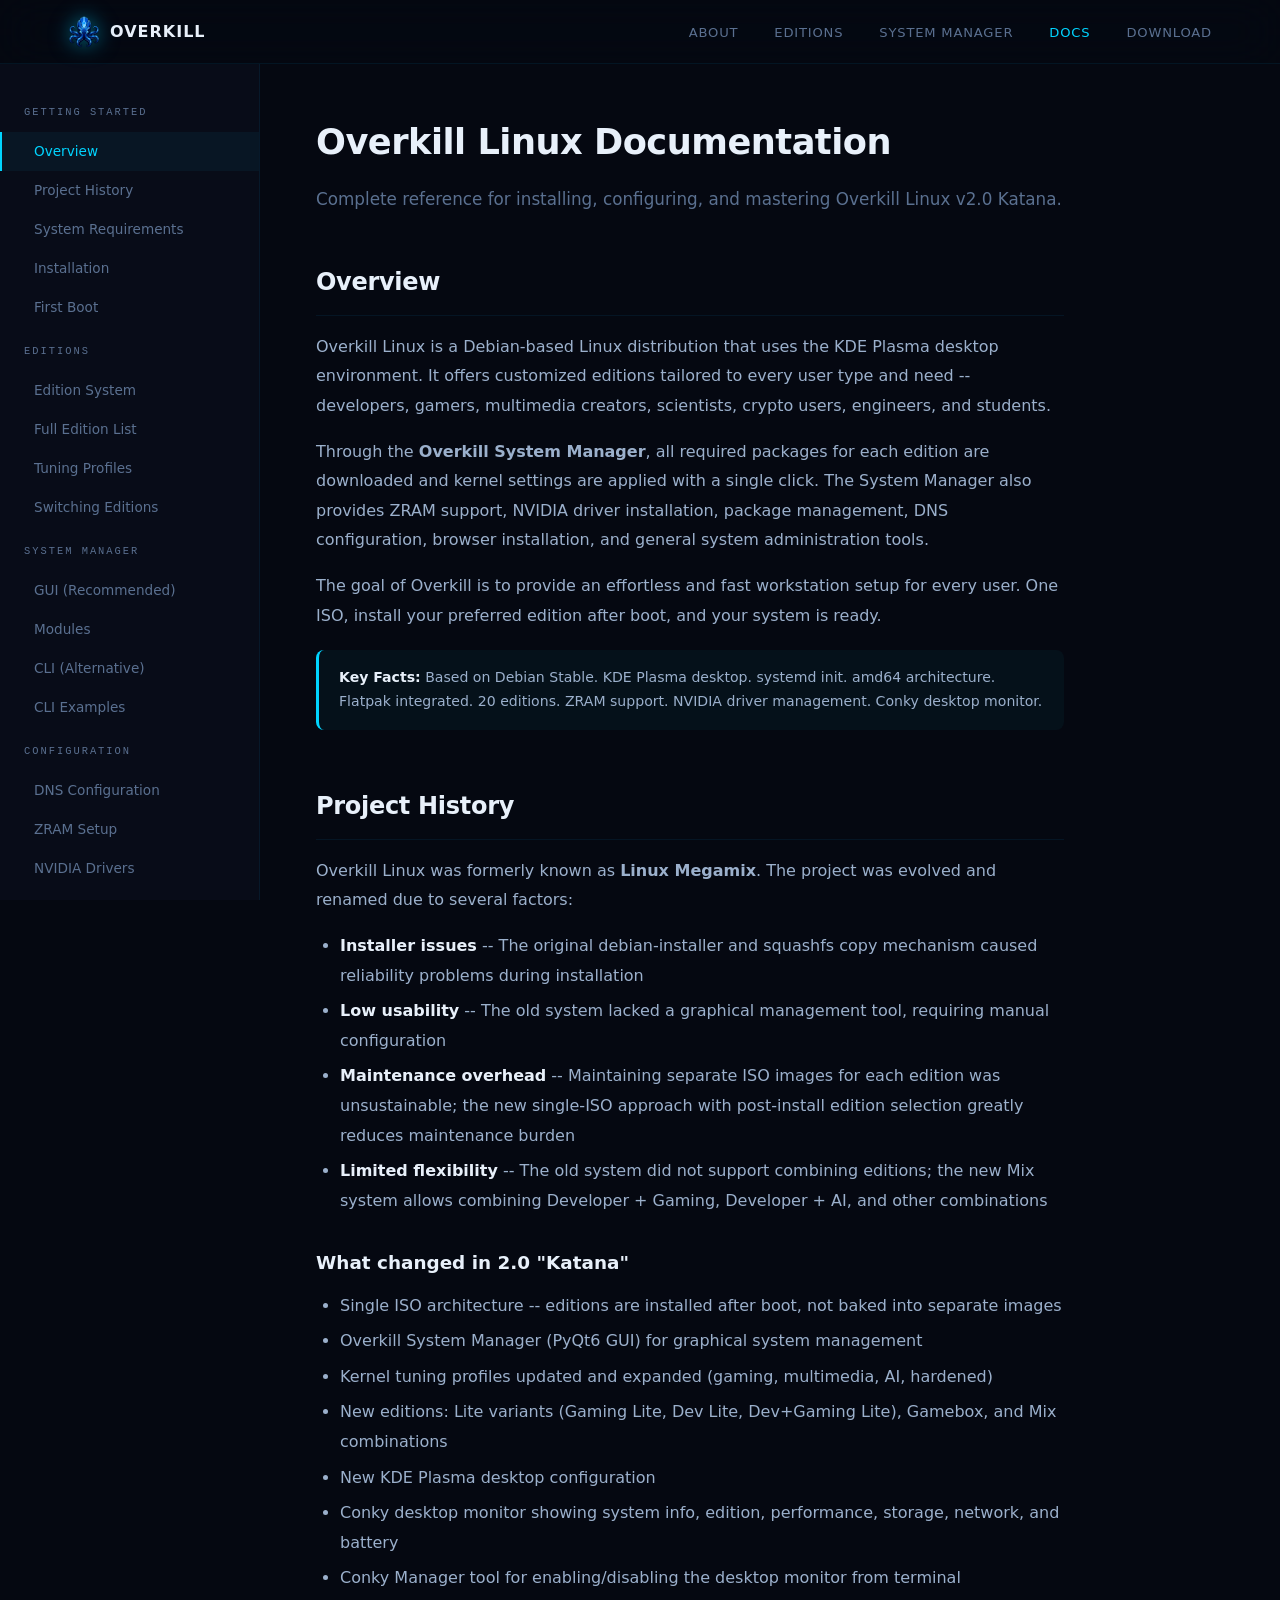
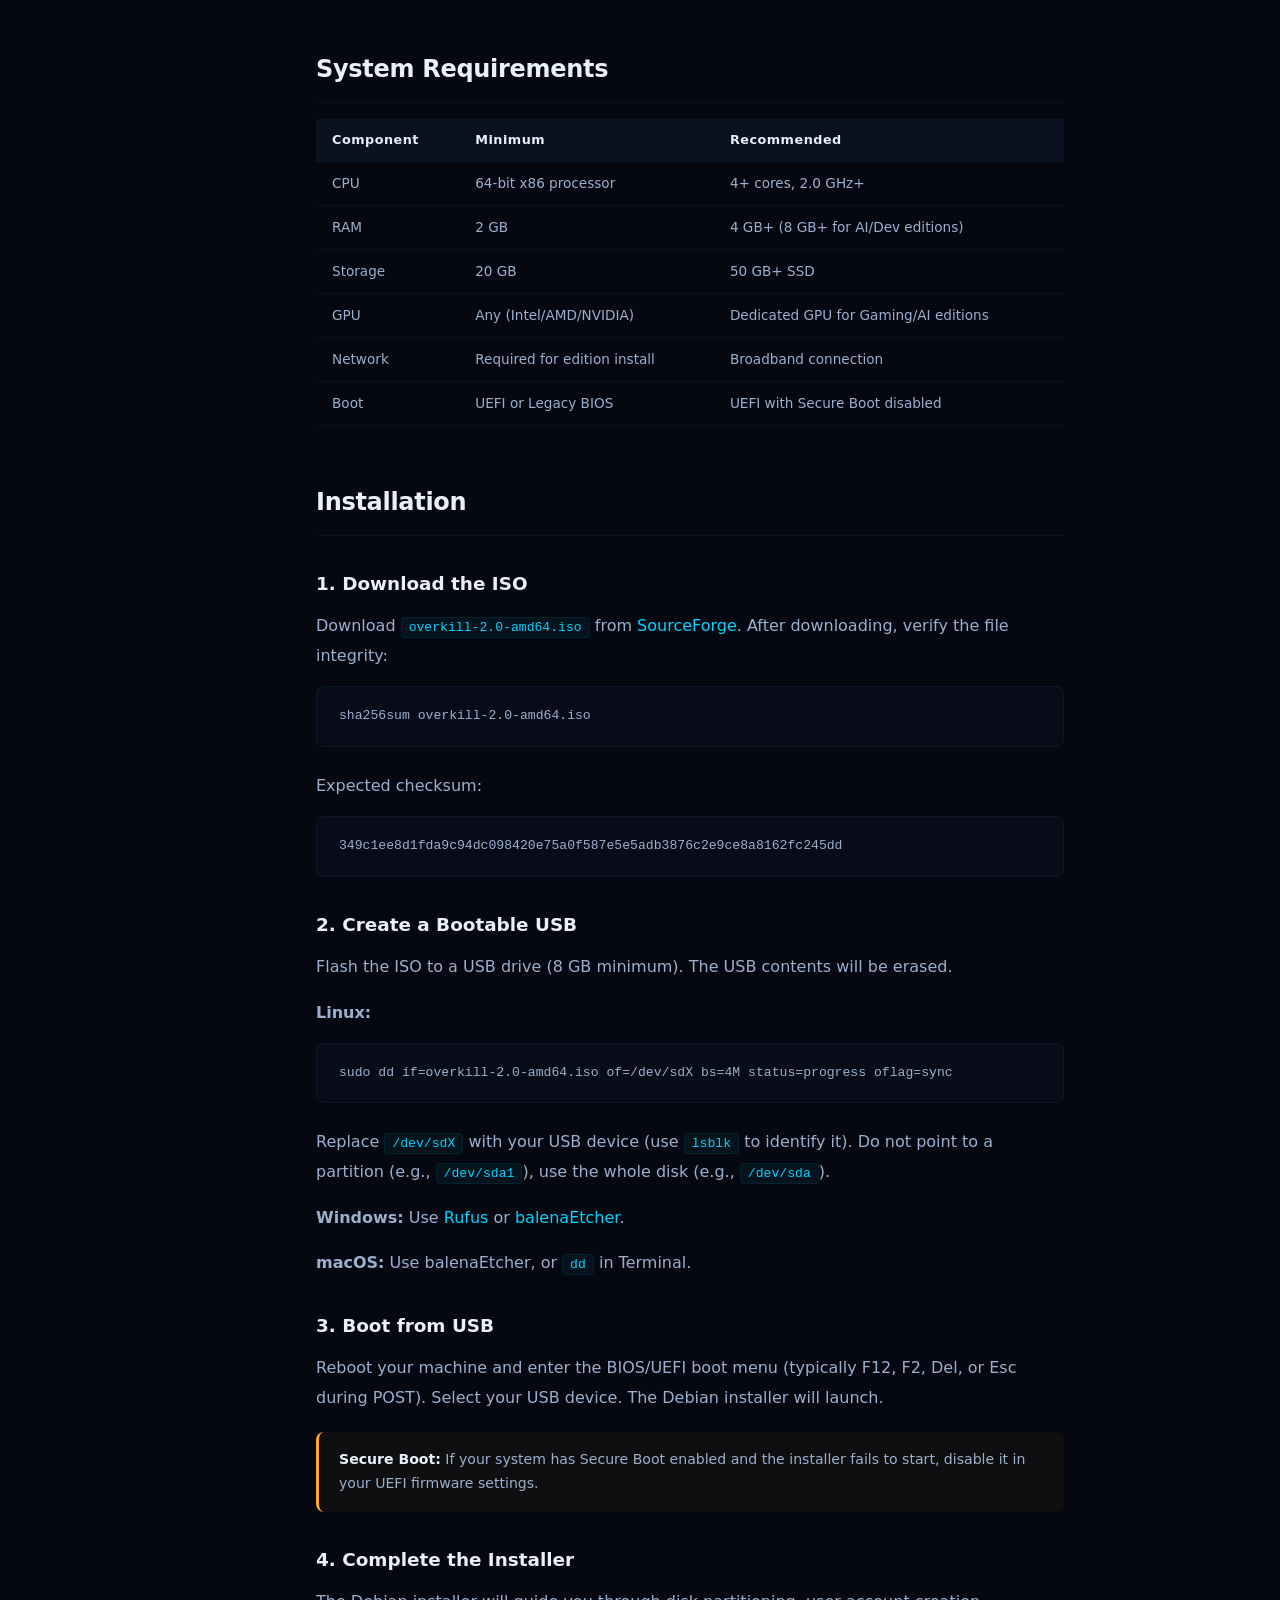
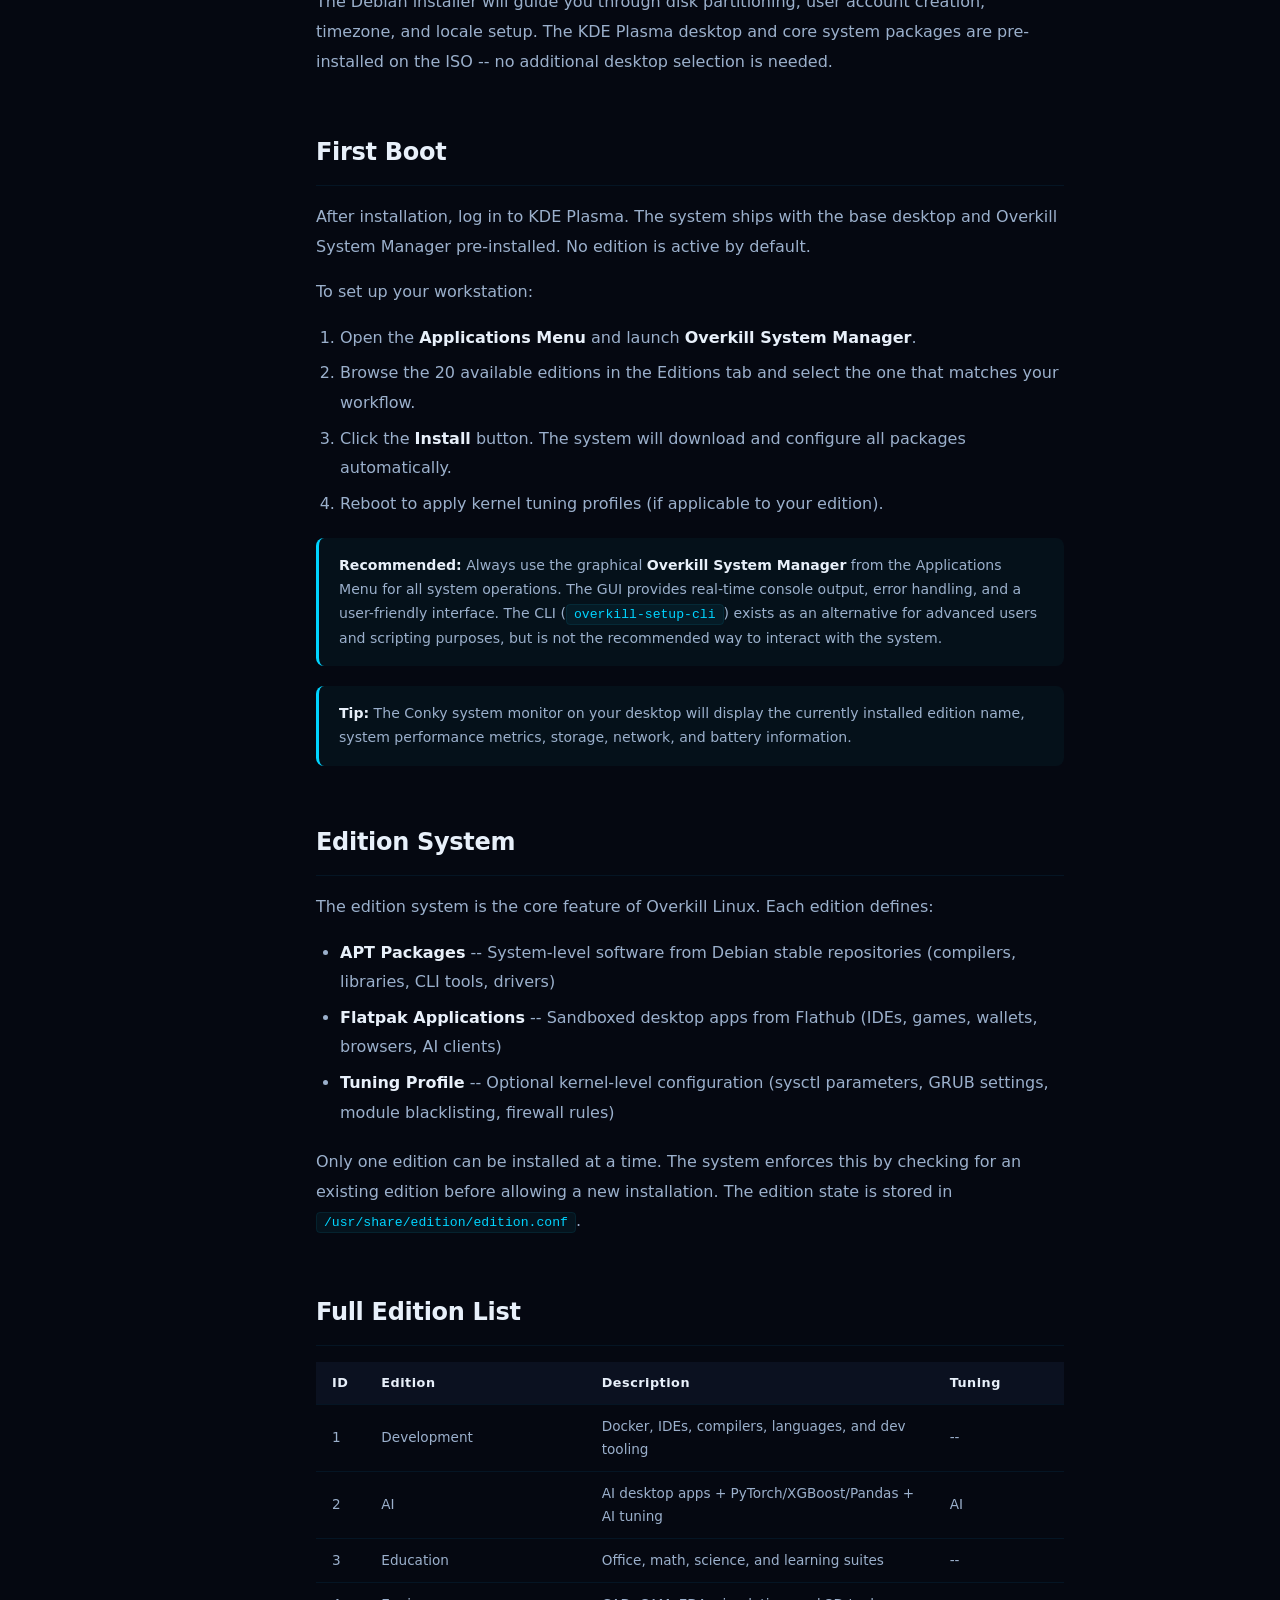
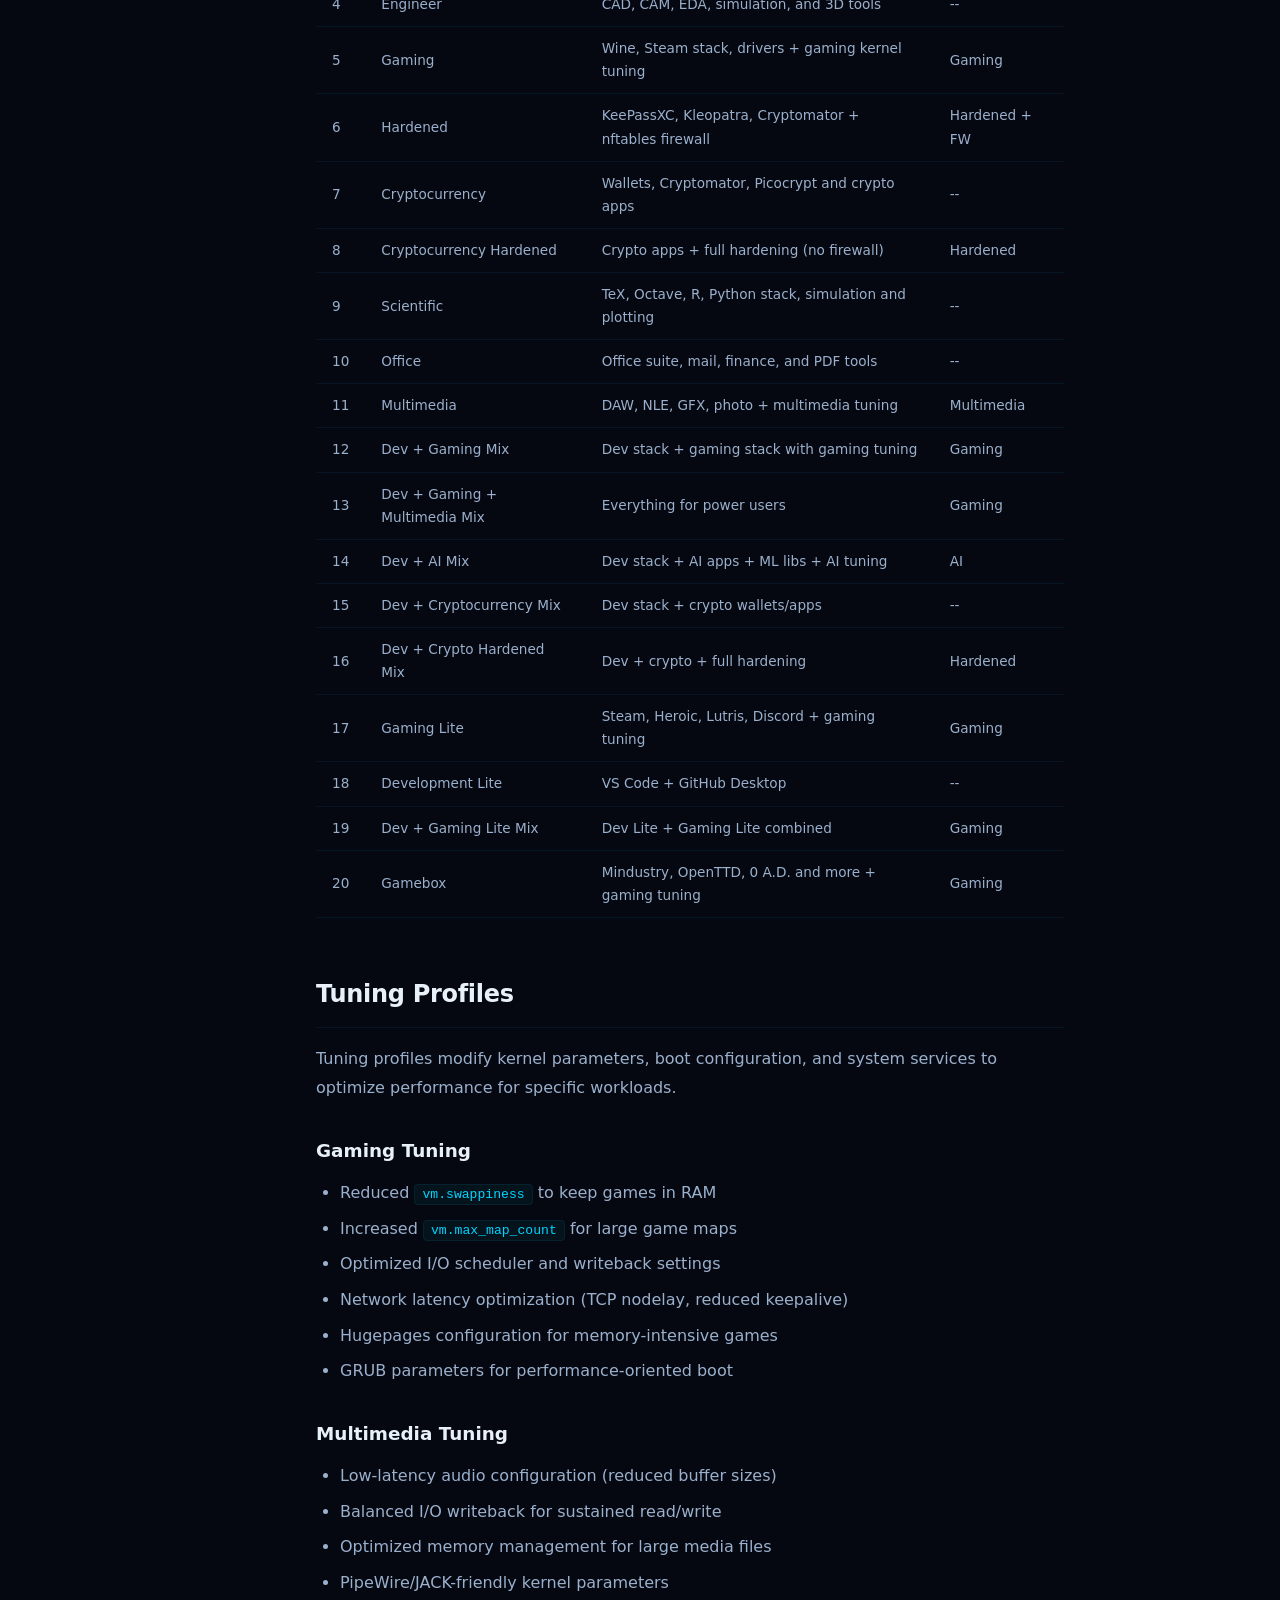
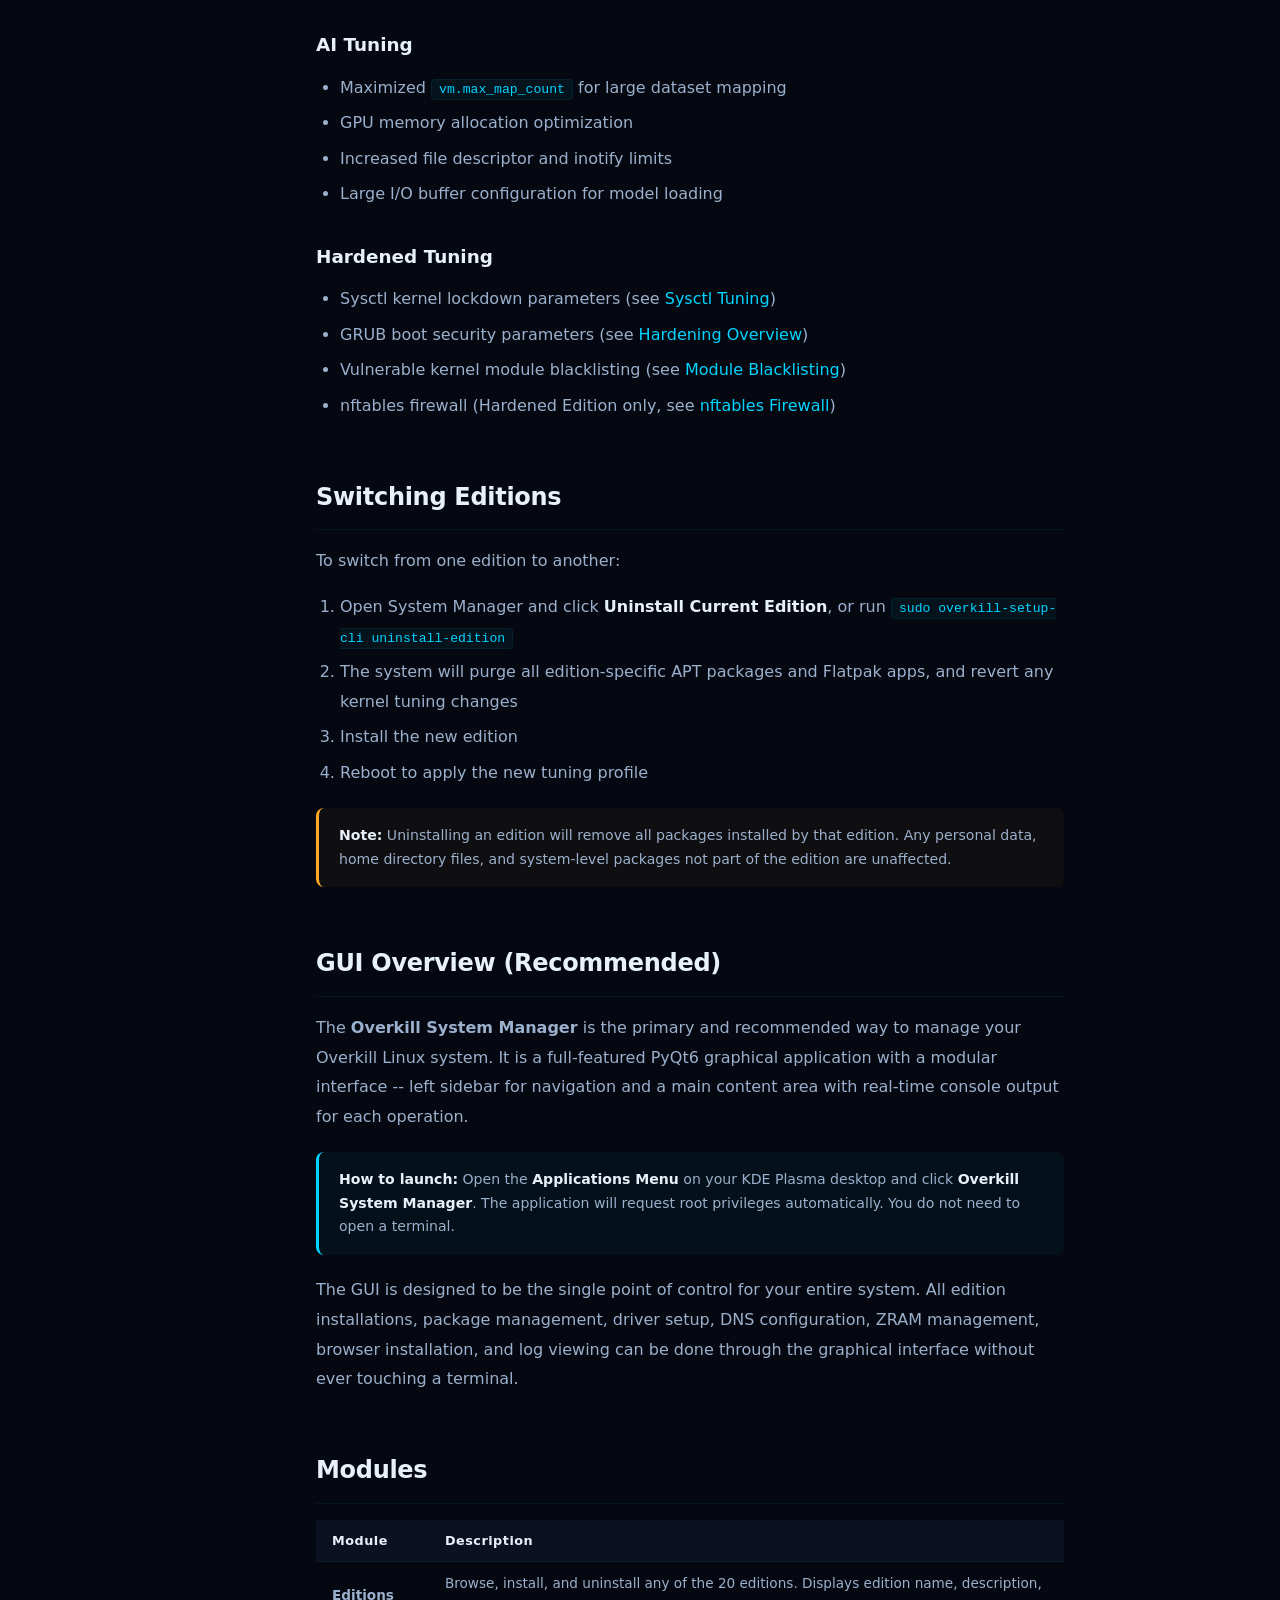
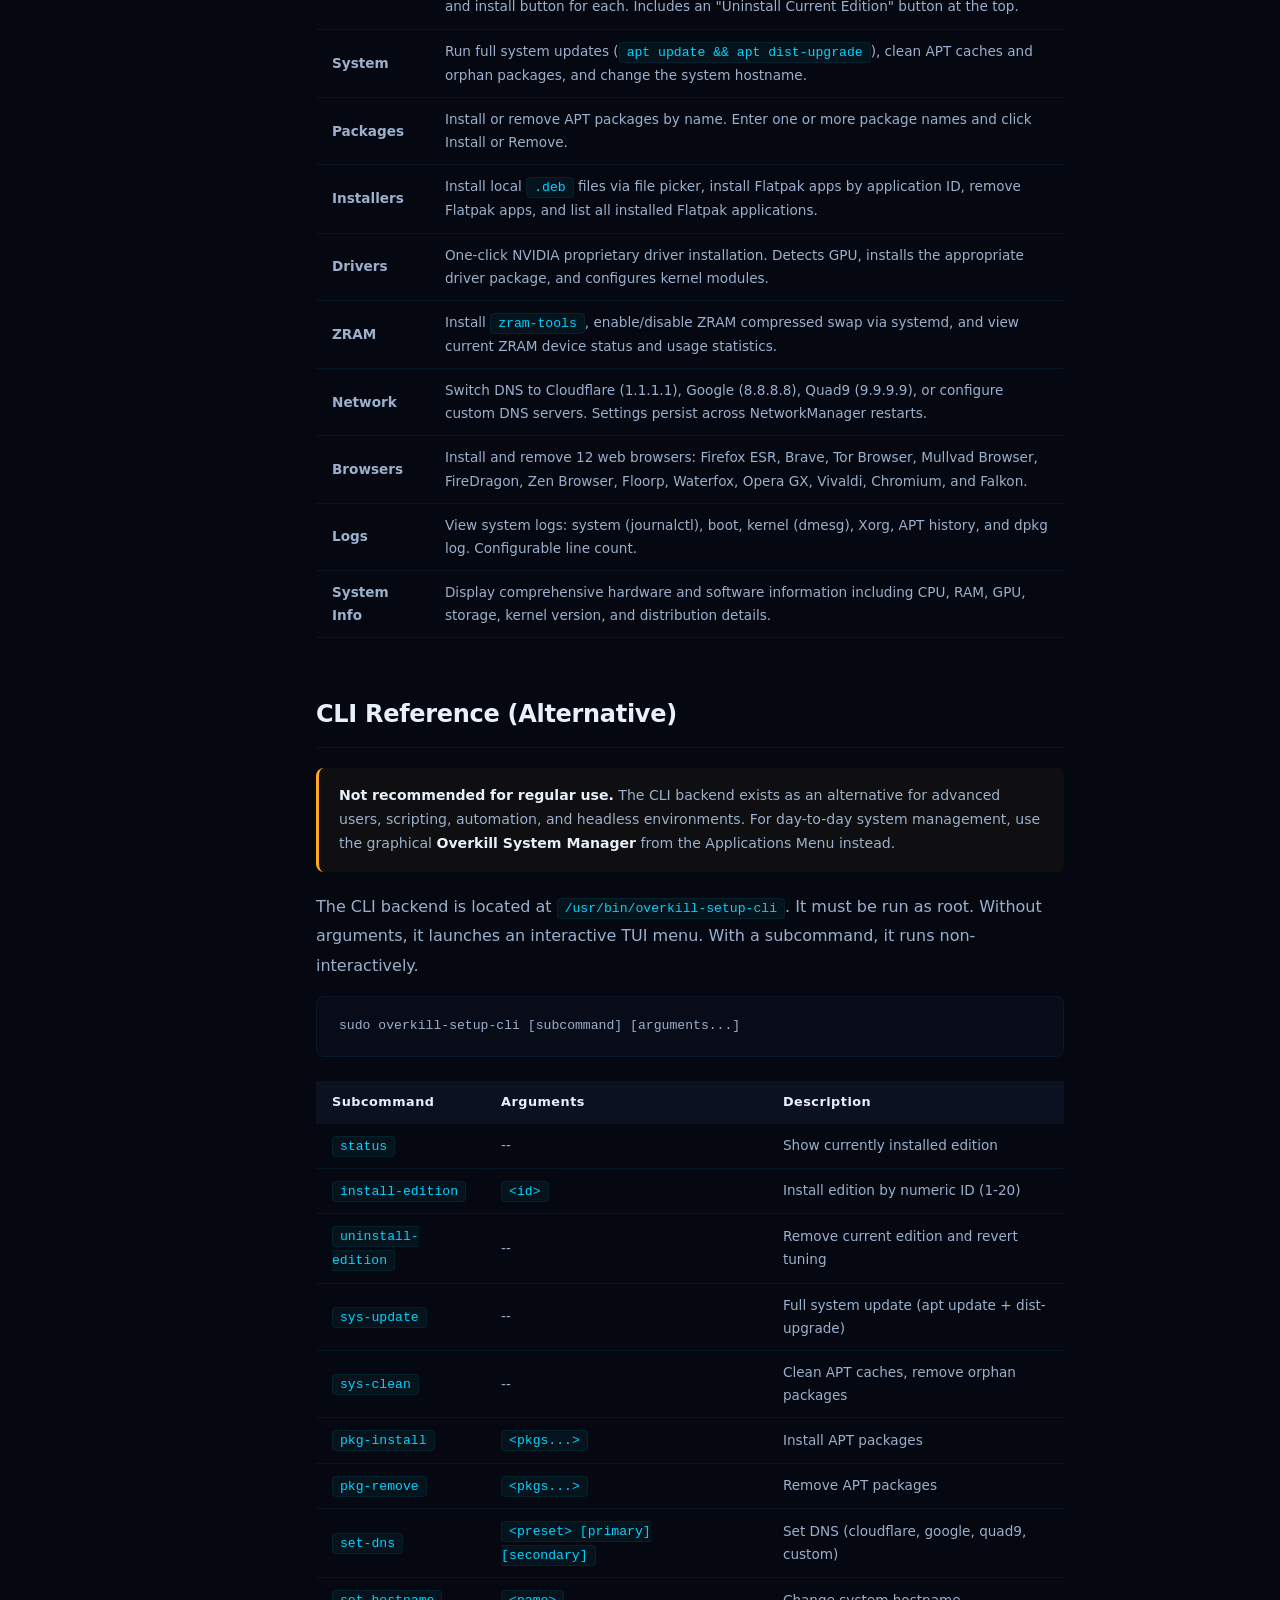
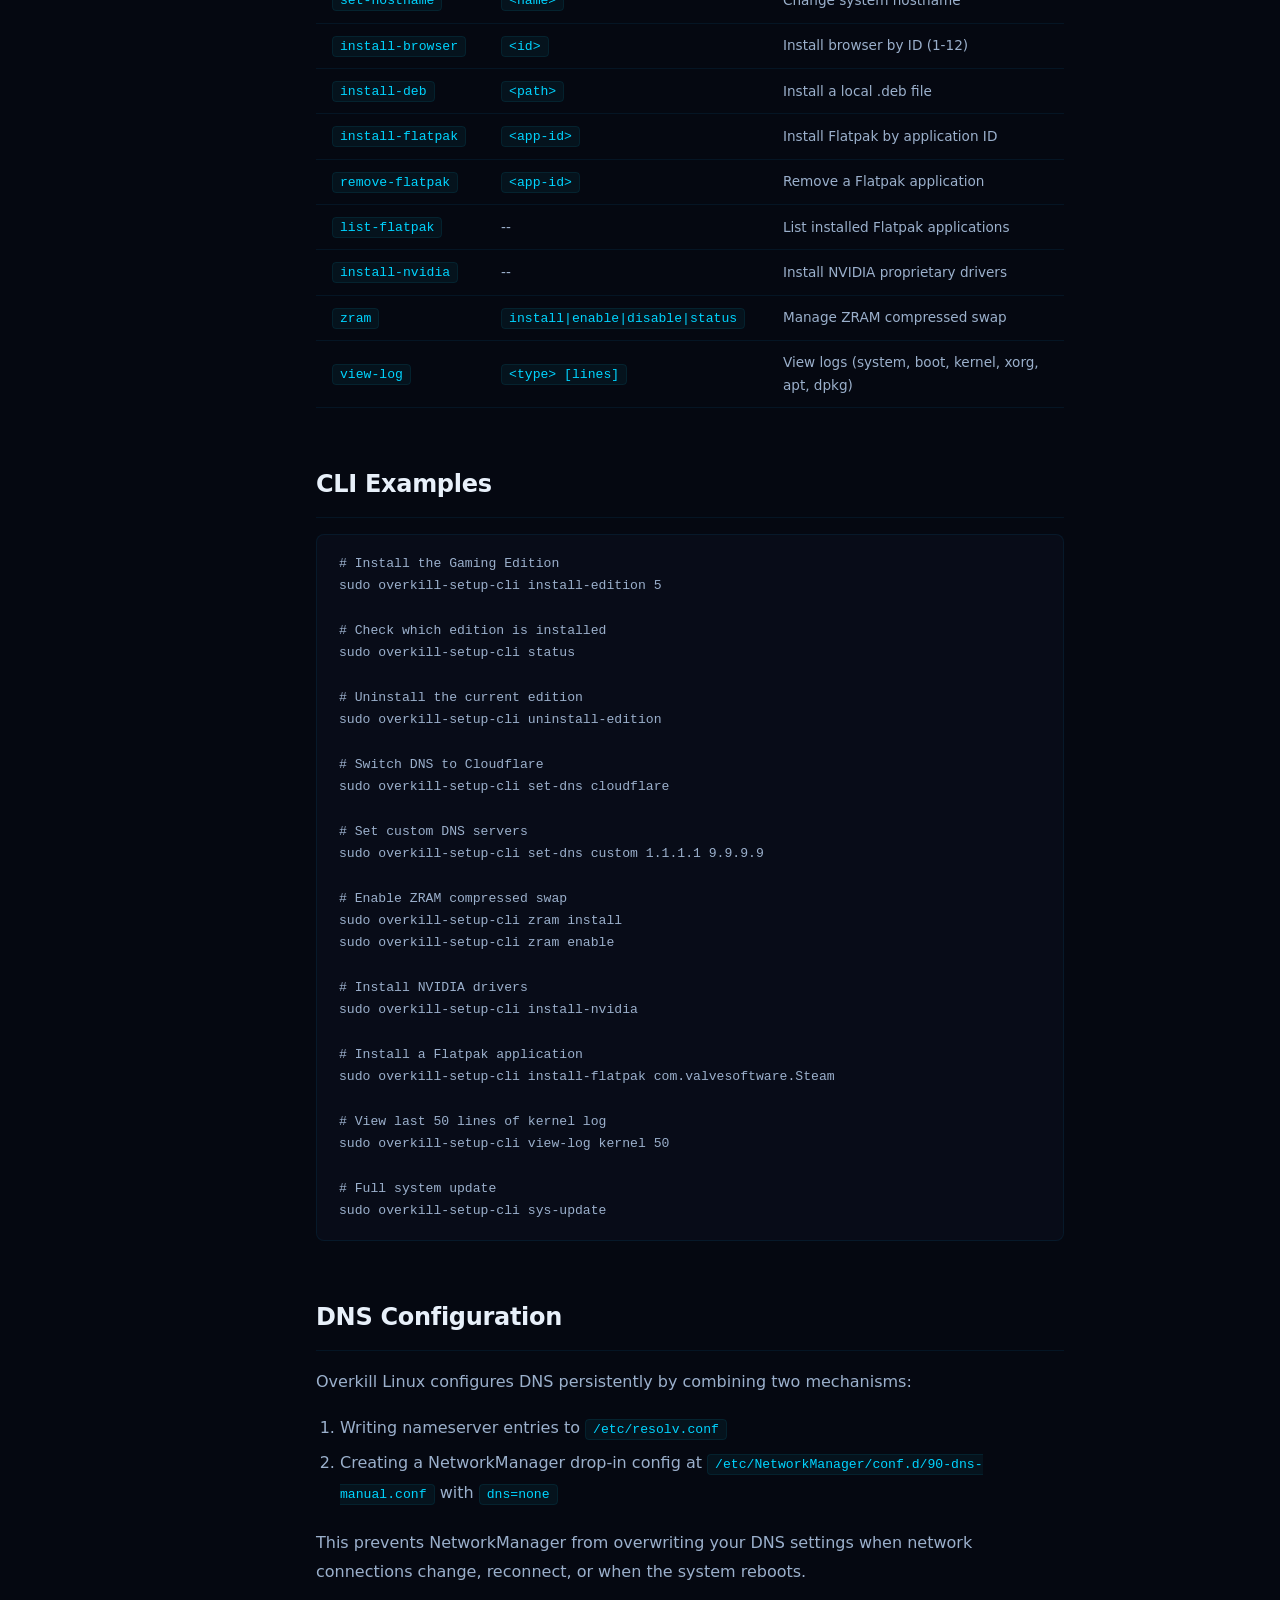
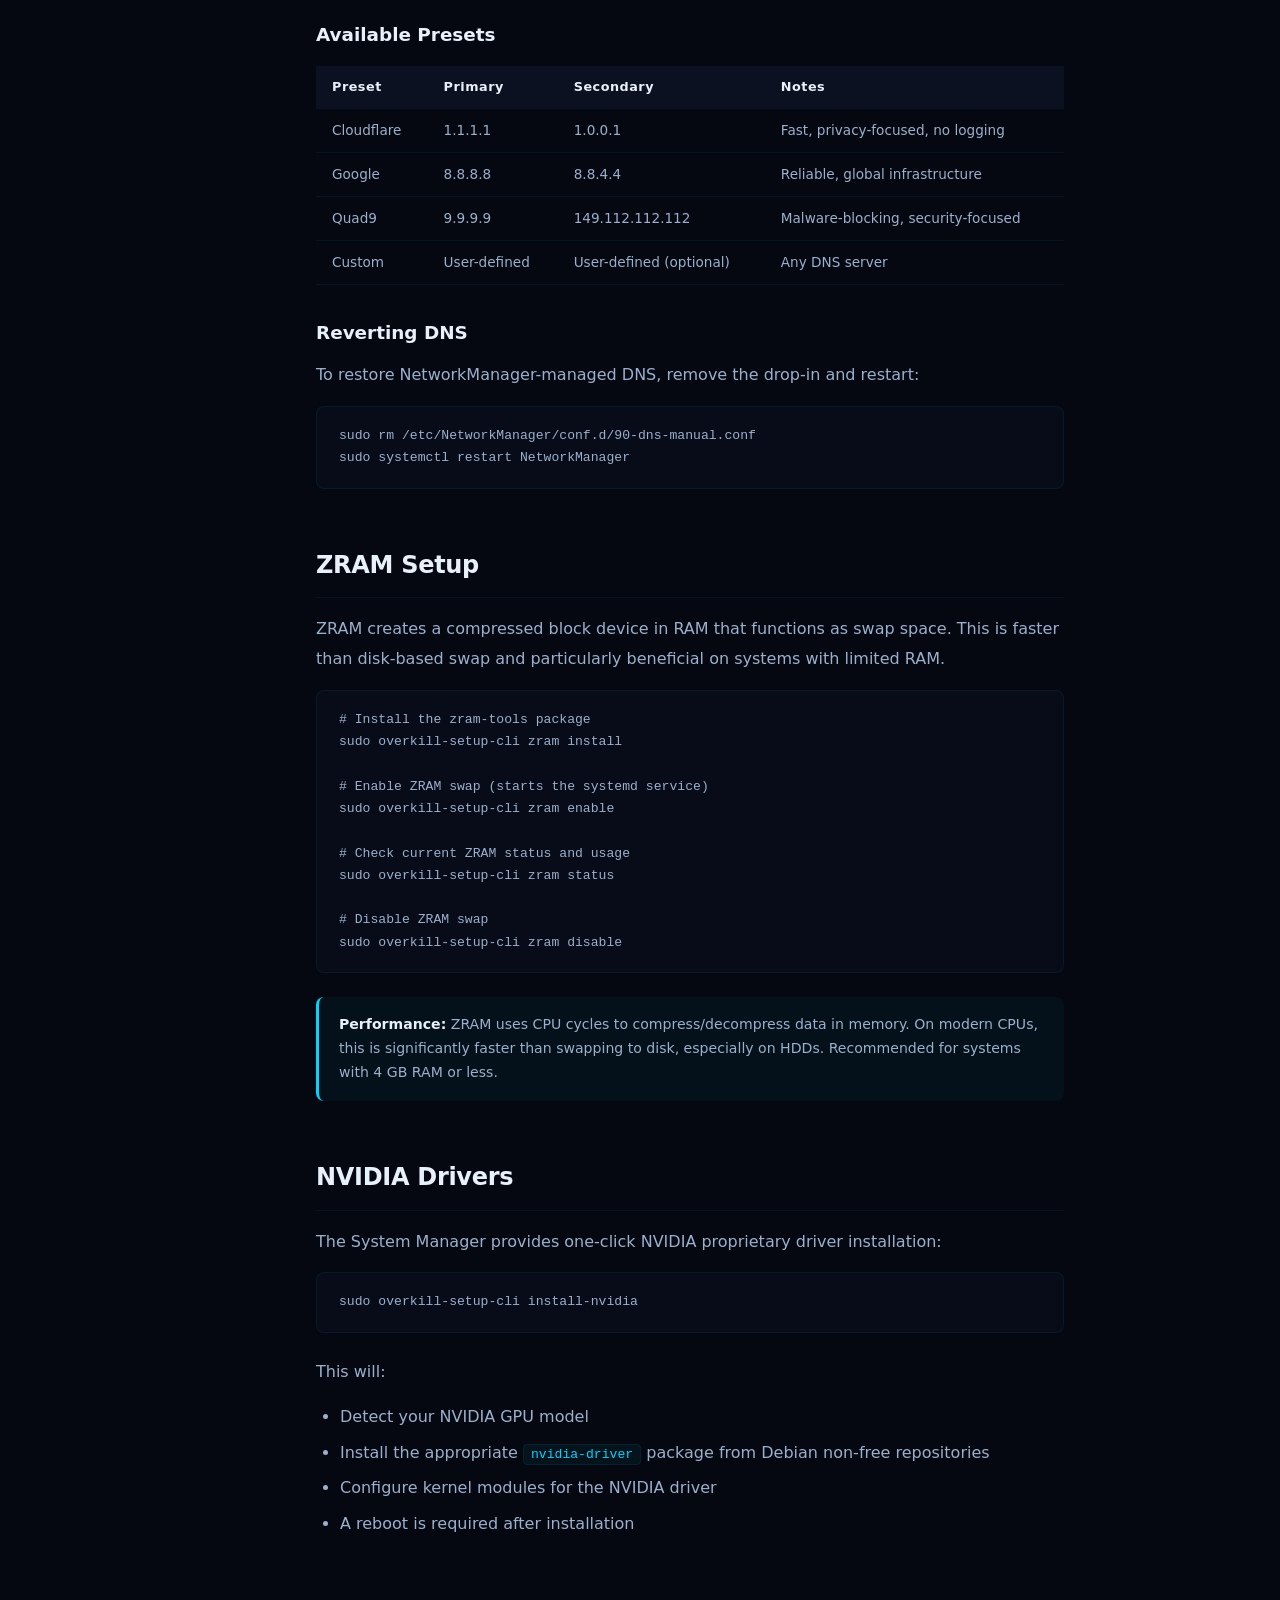
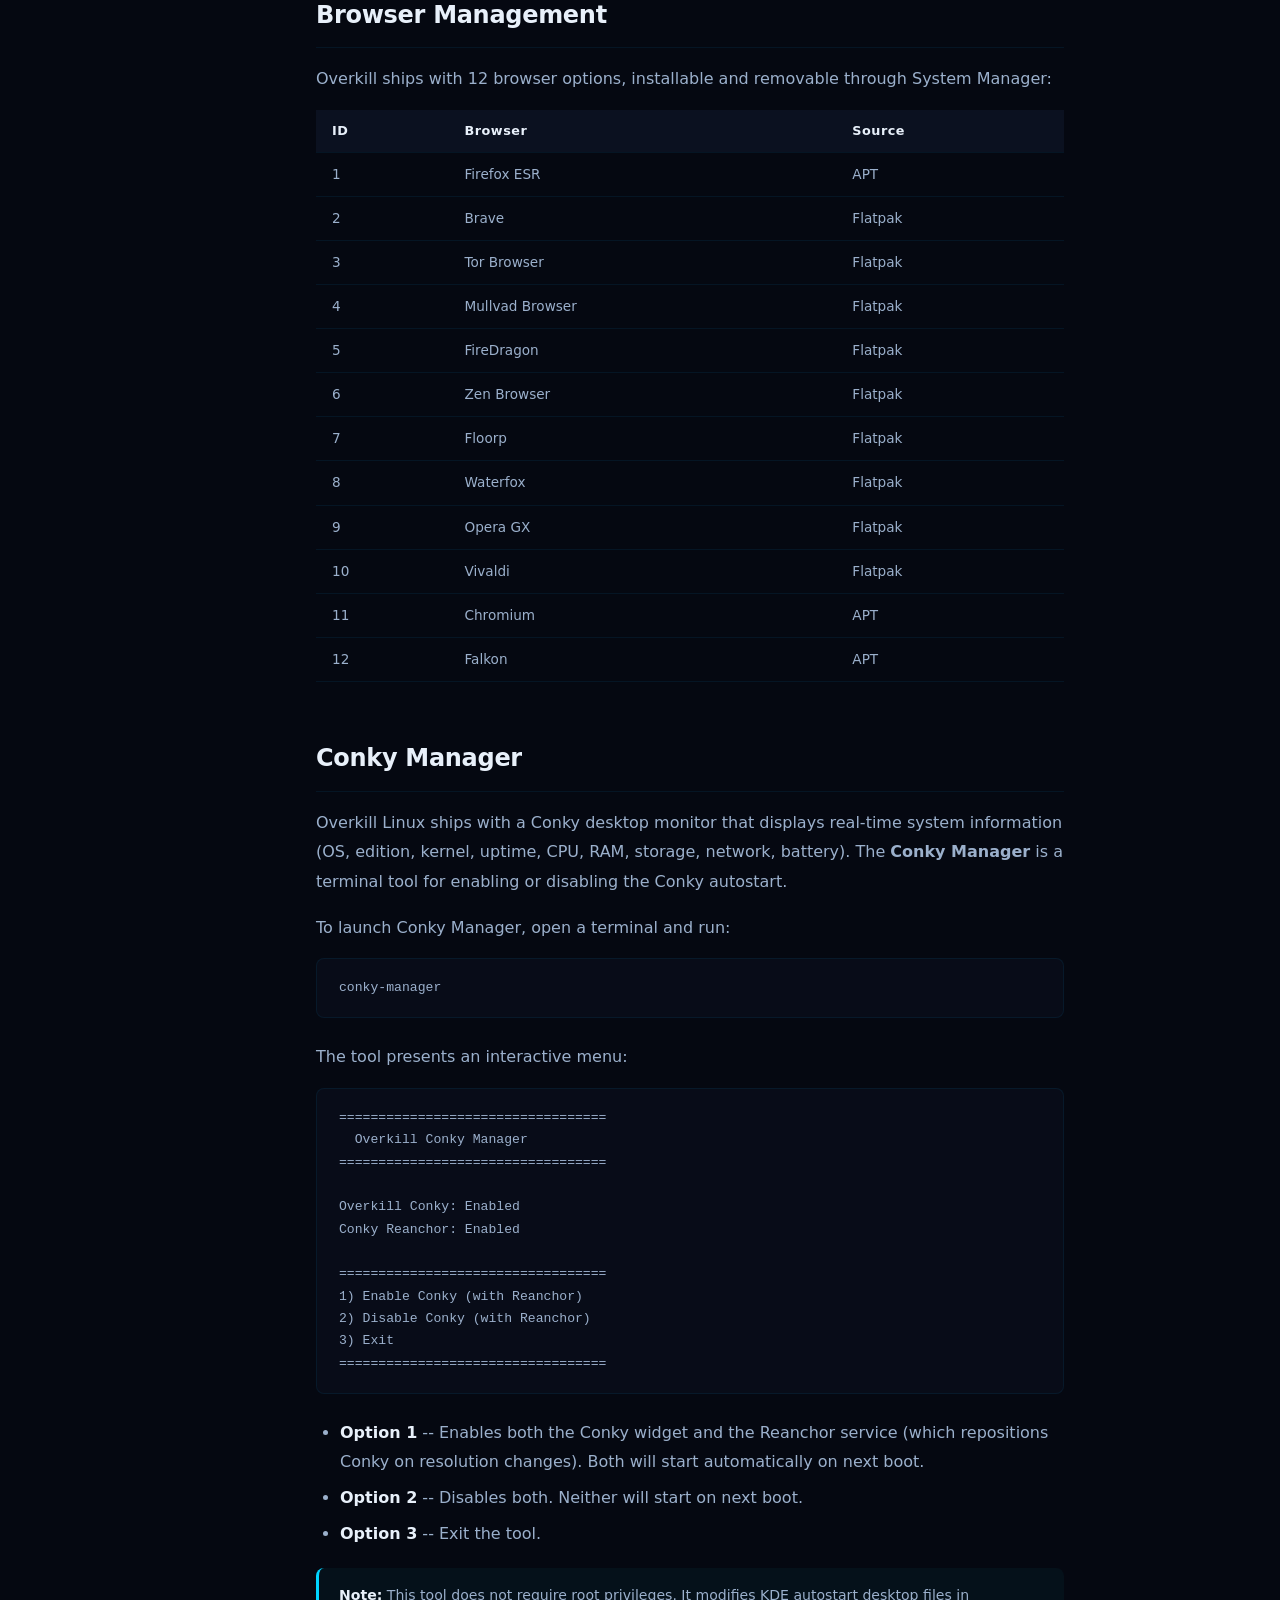
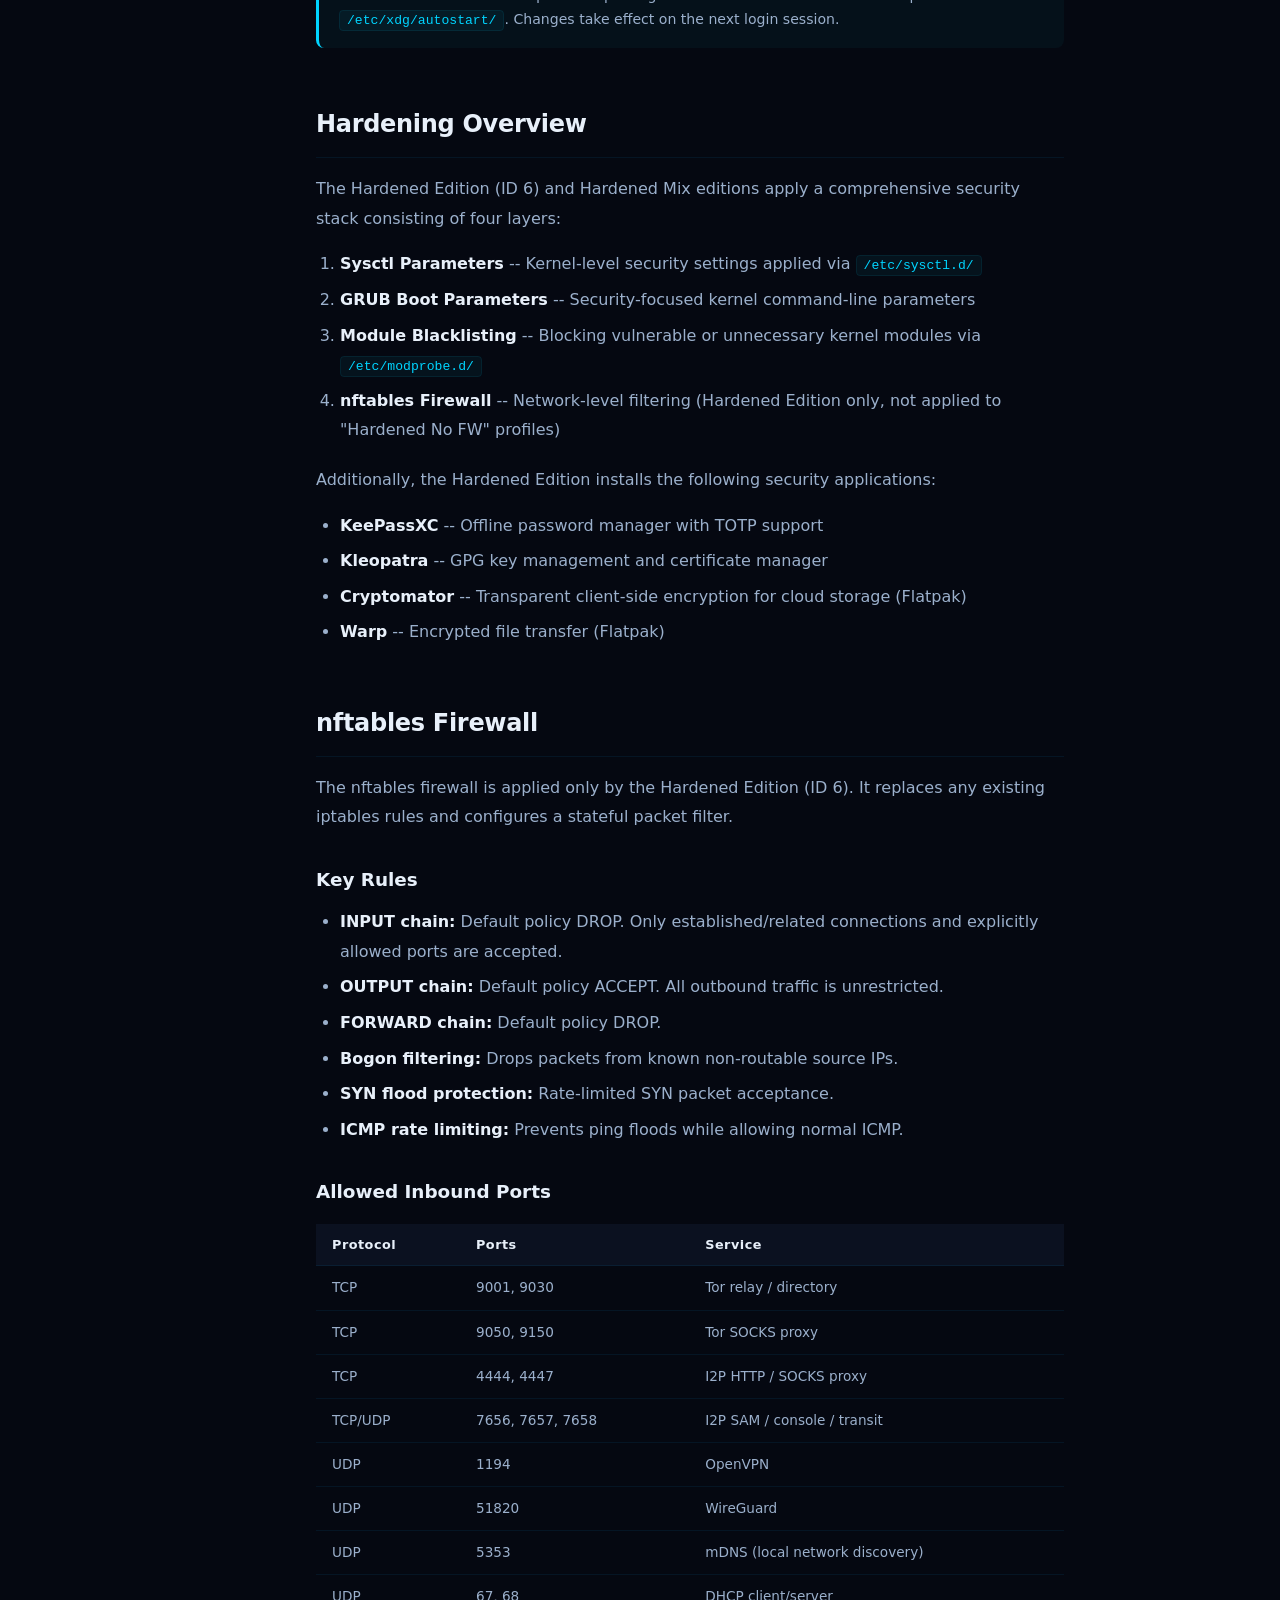
<file: docs.html>
<!DOCTYPE html>
<html lang="en">
<head>
  <meta charset="UTF-8">
  <meta name="viewport" content="width=device-width, initial-scale=1.0">
  <title>Docs — Overkill Linux</title>
  <meta name="description" content="Complete documentation for Overkill Linux. Installation guide, CLI reference, edition details, security hardening, and system configuration.">
  <link rel="icon" href="Assets/logo.png" type="image/png">
  <link rel="stylesheet" href="style.css">
</head>
<body>

<!-- ═══ NAVBAR ═══ -->
<nav class="navbar scrolled" id="navbar">
  <div class="container">
    <a href="index.html" class="nav-brand">
      <img src="Assets/logo.png" alt="Overkill">
      <span>OVERKILL</span>
    </a>
    <ul class="nav-links" id="navLinks">
      <li><a href="index.html#about">About</a></li>
      <li><a href="index.html#editions">Editions</a></li>
      <li><a href="index.html#manager">System Manager</a></li>
      <li><a href="docs.html" style="color:var(--cyan)">Docs</a></li>
      <li><a href="index.html#download">Download</a></li>
    </ul>
    <div class="nav-toggle" id="navToggle">
      <span></span><span></span><span></span>
    </div>
  </div>
</nav>

<!-- ═══ DOCS LAYOUT ═══ -->
<div class="docs-layout">

  <!-- Sidebar -->
  <aside class="docs-sidebar" id="docsSidebar">
    <div class="sidebar-section">
      <div class="sidebar-heading">Getting Started</div>
      <a href="#overview" class="sidebar-link active">Overview</a>
      <a href="#project-history" class="sidebar-link">Project History</a>
      <a href="#requirements" class="sidebar-link">System Requirements</a>
      <a href="#installation" class="sidebar-link">Installation</a>
      <a href="#first-boot" class="sidebar-link">First Boot</a>
    </div>
    <div class="sidebar-section">
      <div class="sidebar-heading">Editions</div>
      <a href="#editions-overview" class="sidebar-link">Edition System</a>
      <a href="#edition-list" class="sidebar-link">Full Edition List</a>
      <a href="#tuning-profiles" class="sidebar-link">Tuning Profiles</a>
      <a href="#switching-editions" class="sidebar-link">Switching Editions</a>
    </div>
    <div class="sidebar-section">
      <div class="sidebar-heading">System Manager</div>
      <a href="#manager-gui" class="sidebar-link">GUI (Recommended)</a>
      <a href="#manager-modules" class="sidebar-link">Modules</a>
      <a href="#cli-reference" class="sidebar-link">CLI (Alternative)</a>
      <a href="#cli-examples" class="sidebar-link">CLI Examples</a>
    </div>
    <div class="sidebar-section">
      <div class="sidebar-heading">Configuration</div>
      <a href="#dns" class="sidebar-link">DNS Configuration</a>
      <a href="#zram" class="sidebar-link">ZRAM Setup</a>
      <a href="#nvidia" class="sidebar-link">NVIDIA Drivers</a>
      <a href="#browsers" class="sidebar-link">Browser Management</a>
      <a href="#conky-manager" class="sidebar-link">Conky Manager</a>
    </div>
    <div class="sidebar-section">
      <div class="sidebar-heading">Security</div>
      <a href="#hardening" class="sidebar-link">Hardening Overview</a>
      <a href="#nftables" class="sidebar-link">nftables Firewall</a>
      <a href="#sysctl" class="sidebar-link">Sysctl Tuning</a>
      <a href="#module-blacklist" class="sidebar-link">Module Blacklisting</a>
    </div>
    <div class="sidebar-section">
      <div class="sidebar-heading">Reference</div>
      <a href="#file-locations" class="sidebar-link">File Locations</a>
      <a href="#troubleshooting" class="sidebar-link">Troubleshooting</a>
      <a href="#contact" class="sidebar-link">Contact</a>
    </div>
  </aside>

  <!-- Content -->
  <main class="docs-content">
    <h1>Overkill Linux Documentation</h1>
    <p class="lead">Complete reference for installing, configuring, and mastering Overkill Linux v2.0 Katana.</p>

    <!-- ─── GETTING STARTED ─── -->
    <h2 id="overview">Overview</h2>
    <p>Overkill Linux is a Debian-based Linux distribution that uses the KDE Plasma desktop environment. It offers customized editions tailored to every user type and need -- developers, gamers, multimedia creators, scientists, crypto users, engineers, and students.</p>
    <p>Through the <strong>Overkill System Manager</strong>, all required packages for each edition are downloaded and kernel settings are applied with a single click. The System Manager also provides ZRAM support, NVIDIA driver installation, package management, DNS configuration, browser installation, and general system administration tools.</p>
    <p>The goal of Overkill is to provide an effortless and fast workstation setup for every user. One ISO, install your preferred edition after boot, and your system is ready.</p>
    <div class="callout info">
      <strong>Key Facts:</strong> Based on Debian Stable. KDE Plasma desktop. systemd init. amd64 architecture. Flatpak integrated. 20 editions. ZRAM support. NVIDIA driver management. Conky desktop monitor.
    </div>

    <h2 id="project-history">Project History</h2>
    <p>Overkill Linux was formerly known as <strong>Linux Megamix</strong>. The project was evolved and renamed due to several factors:</p>
    <ul>
      <li><strong>Installer issues</strong> -- The original debian-installer and squashfs copy mechanism caused reliability problems during installation</li>
      <li><strong>Low usability</strong> -- The old system lacked a graphical management tool, requiring manual configuration</li>
      <li><strong>Maintenance overhead</strong> -- Maintaining separate ISO images for each edition was unsustainable; the new single-ISO approach with post-install edition selection greatly reduces maintenance burden</li>
      <li><strong>Limited flexibility</strong> -- The old system did not support combining editions; the new Mix system allows combining Developer + Gaming, Developer + AI, and other combinations</li>
    </ul>
    <h3>What changed in 2.0 "Katana"</h3>
    <ul>
      <li>Single ISO architecture -- editions are installed after boot, not baked into separate images</li>
      <li>Overkill System Manager (PyQt6 GUI) for graphical system management</li>
      <li>Kernel tuning profiles updated and expanded (gaming, multimedia, AI, hardened)</li>
      <li>New editions: Lite variants (Gaming Lite, Dev Lite, Dev+Gaming Lite), Gamebox, and Mix combinations</li>
      <li>New KDE Plasma desktop configuration</li>
      <li>Conky desktop monitor showing system info, edition, performance, storage, network, and battery</li>
      <li>Conky Manager tool for enabling/disabling the desktop monitor from terminal</li>
    </ul>

    <h2 id="requirements">System Requirements</h2>
    <table class="docs-table">
      <thead>
        <tr><th>Component</th><th>Minimum</th><th>Recommended</th></tr>
      </thead>
      <tbody>
        <tr><td>CPU</td><td>64-bit x86 processor</td><td>4+ cores, 2.0 GHz+</td></tr>
        <tr><td>RAM</td><td>2 GB</td><td>4 GB+ (8 GB+ for AI/Dev editions)</td></tr>
        <tr><td>Storage</td><td>20 GB</td><td>50 GB+ SSD</td></tr>
        <tr><td>GPU</td><td>Any (Intel/AMD/NVIDIA)</td><td>Dedicated GPU for Gaming/AI editions</td></tr>
        <tr><td>Network</td><td>Required for edition install</td><td>Broadband connection</td></tr>
        <tr><td>Boot</td><td>UEFI or Legacy BIOS</td><td>UEFI with Secure Boot disabled</td></tr>
      </tbody>
    </table>

    <h2 id="installation">Installation</h2>
    <h3>1. Download the ISO</h3>
    <p>Download <code>overkill-2.0-amd64.iso</code> from <a href="https://sourceforge.net/projects/overkill/files/release/overkill-2.0-amd64.iso/download">SourceForge</a>. After downloading, verify the file integrity:</p>
    <pre><code>sha256sum overkill-2.0-amd64.iso</code></pre>
    <p>Expected checksum:</p>
    <pre><code>349c1ee8d1fda9c94dc098420e75a0f587e5e5adb3876c2e9ce8a8162fc245dd</code></pre>

    <h3>2. Create a Bootable USB</h3>
    <p>Flash the ISO to a USB drive (8 GB minimum). The USB contents will be erased.</p>
    <p><strong>Linux:</strong></p>
    <pre><code>sudo dd if=overkill-2.0-amd64.iso of=/dev/sdX bs=4M status=progress oflag=sync</code></pre>
    <p>Replace <code>/dev/sdX</code> with your USB device (use <code>lsblk</code> to identify it). Do not point to a partition (e.g., <code>/dev/sda1</code>), use the whole disk (e.g., <code>/dev/sda</code>).</p>
    <p><strong>Windows:</strong> Use <a href="https://rufus.ie" target="_blank">Rufus</a> or <a href="https://etcher.balena.io" target="_blank">balenaEtcher</a>.</p>
    <p><strong>macOS:</strong> Use balenaEtcher, or <code>dd</code> in Terminal.</p>

    <h3>3. Boot from USB</h3>
    <p>Reboot your machine and enter the BIOS/UEFI boot menu (typically F12, F2, Del, or Esc during POST). Select your USB device. The Debian installer will launch.</p>
    <div class="callout warn">
      <strong>Secure Boot:</strong> If your system has Secure Boot enabled and the installer fails to start, disable it in your UEFI firmware settings.
    </div>

    <h3>4. Complete the Installer</h3>
    <p>The Debian installer will guide you through disk partitioning, user account creation, timezone, and locale setup. The KDE Plasma desktop and core system packages are pre-installed on the ISO -- no additional desktop selection is needed.</p>

    <h2 id="first-boot">First Boot</h2>
    <p>After installation, log in to KDE Plasma. The system ships with the base desktop and Overkill System Manager pre-installed. No edition is active by default.</p>
    <p>To set up your workstation:</p>
    <ol>
      <li>Open the <strong>Applications Menu</strong> and launch <strong>Overkill System Manager</strong>.</li>
      <li>Browse the 20 available editions in the Editions tab and select the one that matches your workflow.</li>
      <li>Click the <strong>Install</strong> button. The system will download and configure all packages automatically.</li>
      <li>Reboot to apply kernel tuning profiles (if applicable to your edition).</li>
    </ol>
    <div class="callout info">
      <strong>Recommended:</strong> Always use the graphical <strong>Overkill System Manager</strong> from the Applications Menu for all system operations. The GUI provides real-time console output, error handling, and a user-friendly interface. The CLI (<code>overkill-setup-cli</code>) exists as an alternative for advanced users and scripting purposes, but is not the recommended way to interact with the system.
    </div>
    <div class="callout info">
      <strong>Tip:</strong> The Conky system monitor on your desktop will display the currently installed edition name, system performance metrics, storage, network, and battery information.
    </div>

    <!-- ─── EDITIONS ─── -->
    <h2 id="editions-overview">Edition System</h2>
    <p>The edition system is the core feature of Overkill Linux. Each edition defines:</p>
    <ul>
      <li><strong>APT Packages</strong> -- System-level software from Debian stable repositories (compilers, libraries, CLI tools, drivers)</li>
      <li><strong>Flatpak Applications</strong> -- Sandboxed desktop apps from Flathub (IDEs, games, wallets, browsers, AI clients)</li>
      <li><strong>Tuning Profile</strong> -- Optional kernel-level configuration (sysctl parameters, GRUB settings, module blacklisting, firewall rules)</li>
    </ul>
    <p>Only one edition can be installed at a time. The system enforces this by checking for an existing edition before allowing a new installation. The edition state is stored in <code>/usr/share/edition/edition.conf</code>.</p>

    <h2 id="edition-list">Full Edition List</h2>
    <table class="docs-table">
      <thead>
        <tr><th>ID</th><th>Edition</th><th>Description</th><th>Tuning</th></tr>
      </thead>
      <tbody>
        <tr><td>1</td><td>Development</td><td>Docker, IDEs, compilers, languages, and dev tooling</td><td>--</td></tr>
        <tr><td>2</td><td>AI</td><td>AI desktop apps + PyTorch/XGBoost/Pandas + AI tuning</td><td>AI</td></tr>
        <tr><td>3</td><td>Education</td><td>Office, math, science, and learning suites</td><td>--</td></tr>
        <tr><td>4</td><td>Engineer</td><td>CAD, CAM, EDA, simulation, and 3D tools</td><td>--</td></tr>
        <tr><td>5</td><td>Gaming</td><td>Wine, Steam stack, drivers + gaming kernel tuning</td><td>Gaming</td></tr>
        <tr><td>6</td><td>Hardened</td><td>KeePassXC, Kleopatra, Cryptomator + nftables firewall</td><td>Hardened + FW</td></tr>
        <tr><td>7</td><td>Cryptocurrency</td><td>Wallets, Cryptomator, Picocrypt and crypto apps</td><td>--</td></tr>
        <tr><td>8</td><td>Cryptocurrency Hardened</td><td>Crypto apps + full hardening (no firewall)</td><td>Hardened</td></tr>
        <tr><td>9</td><td>Scientific</td><td>TeX, Octave, R, Python stack, simulation and plotting</td><td>--</td></tr>
        <tr><td>10</td><td>Office</td><td>Office suite, mail, finance, and PDF tools</td><td>--</td></tr>
        <tr><td>11</td><td>Multimedia</td><td>DAW, NLE, GFX, photo + multimedia tuning</td><td>Multimedia</td></tr>
        <tr><td>12</td><td>Dev + Gaming Mix</td><td>Dev stack + gaming stack with gaming tuning</td><td>Gaming</td></tr>
        <tr><td>13</td><td>Dev + Gaming + Multimedia Mix</td><td>Everything for power users</td><td>Gaming</td></tr>
        <tr><td>14</td><td>Dev + AI Mix</td><td>Dev stack + AI apps + ML libs + AI tuning</td><td>AI</td></tr>
        <tr><td>15</td><td>Dev + Cryptocurrency Mix</td><td>Dev stack + crypto wallets/apps</td><td>--</td></tr>
        <tr><td>16</td><td>Dev + Crypto Hardened Mix</td><td>Dev + crypto + full hardening</td><td>Hardened</td></tr>
        <tr><td>17</td><td>Gaming Lite</td><td>Steam, Heroic, Lutris, Discord + gaming tuning</td><td>Gaming</td></tr>
        <tr><td>18</td><td>Development Lite</td><td>VS Code + GitHub Desktop</td><td>--</td></tr>
        <tr><td>19</td><td>Dev + Gaming Lite Mix</td><td>Dev Lite + Gaming Lite combined</td><td>Gaming</td></tr>
        <tr><td>20</td><td>Gamebox</td><td>Mindustry, OpenTTD, 0 A.D. and more + gaming tuning</td><td>Gaming</td></tr>
      </tbody>
    </table>

    <h2 id="tuning-profiles">Tuning Profiles</h2>
    <p>Tuning profiles modify kernel parameters, boot configuration, and system services to optimize performance for specific workloads.</p>

    <h3>Gaming Tuning</h3>
    <ul>
      <li>Reduced <code>vm.swappiness</code> to keep games in RAM</li>
      <li>Increased <code>vm.max_map_count</code> for large game maps</li>
      <li>Optimized I/O scheduler and writeback settings</li>
      <li>Network latency optimization (TCP nodelay, reduced keepalive)</li>
      <li>Hugepages configuration for memory-intensive games</li>
      <li>GRUB parameters for performance-oriented boot</li>
    </ul>

    <h3>Multimedia Tuning</h3>
    <ul>
      <li>Low-latency audio configuration (reduced buffer sizes)</li>
      <li>Balanced I/O writeback for sustained read/write</li>
      <li>Optimized memory management for large media files</li>
      <li>PipeWire/JACK-friendly kernel parameters</li>
    </ul>

    <h3>AI Tuning</h3>
    <ul>
      <li>Maximized <code>vm.max_map_count</code> for large dataset mapping</li>
      <li>GPU memory allocation optimization</li>
      <li>Increased file descriptor and inotify limits</li>
      <li>Large I/O buffer configuration for model loading</li>
    </ul>

    <h3>Hardened Tuning</h3>
    <ul>
      <li>Sysctl kernel lockdown parameters (see <a href="#sysctl">Sysctl Tuning</a>)</li>
      <li>GRUB boot security parameters (see <a href="#hardening">Hardening Overview</a>)</li>
      <li>Vulnerable kernel module blacklisting (see <a href="#module-blacklist">Module Blacklisting</a>)</li>
      <li>nftables firewall (Hardened Edition only, see <a href="#nftables">nftables Firewall</a>)</li>
    </ul>

    <h2 id="switching-editions">Switching Editions</h2>
    <p>To switch from one edition to another:</p>
    <ol>
      <li>Open System Manager and click <strong>Uninstall Current Edition</strong>, or run <code>sudo overkill-setup-cli uninstall-edition</code></li>
      <li>The system will purge all edition-specific APT packages and Flatpak apps, and revert any kernel tuning changes</li>
      <li>Install the new edition</li>
      <li>Reboot to apply the new tuning profile</li>
    </ol>
    <div class="callout warn">
      <strong>Note:</strong> Uninstalling an edition will remove all packages installed by that edition. Any personal data, home directory files, and system-level packages not part of the edition are unaffected.
    </div>

    <!-- ─── SYSTEM MANAGER ─── -->
    <h2 id="manager-gui">GUI Overview (Recommended)</h2>
    <p>The <strong>Overkill System Manager</strong> is the primary and recommended way to manage your Overkill Linux system. It is a full-featured PyQt6 graphical application with a modular interface -- left sidebar for navigation and a main content area with real-time console output for each operation.</p>
    <div class="callout info">
      <strong>How to launch:</strong> Open the <strong>Applications Menu</strong> on your KDE Plasma desktop and click <strong>Overkill System Manager</strong>. The application will request root privileges automatically. You do not need to open a terminal.
    </div>
    <p>The GUI is designed to be the single point of control for your entire system. All edition installations, package management, driver setup, DNS configuration, ZRAM management, browser installation, and log viewing can be done through the graphical interface without ever touching a terminal.</p>

    <h2 id="manager-modules">Modules</h2>
    <table class="docs-table">
      <thead>
        <tr><th>Module</th><th>Description</th></tr>
      </thead>
      <tbody>
        <tr><td><strong>Editions</strong></td><td>Browse, install, and uninstall any of the 20 editions. Displays edition name, description, and install button for each. Includes an "Uninstall Current Edition" button at the top.</td></tr>
        <tr><td><strong>System</strong></td><td>Run full system updates (<code>apt update && apt dist-upgrade</code>), clean APT caches and orphan packages, and change the system hostname.</td></tr>
        <tr><td><strong>Packages</strong></td><td>Install or remove APT packages by name. Enter one or more package names and click Install or Remove.</td></tr>
        <tr><td><strong>Installers</strong></td><td>Install local <code>.deb</code> files via file picker, install Flatpak apps by application ID, remove Flatpak apps, and list all installed Flatpak applications.</td></tr>
        <tr><td><strong>Drivers</strong></td><td>One-click NVIDIA proprietary driver installation. Detects GPU, installs the appropriate driver package, and configures kernel modules.</td></tr>
        <tr><td><strong>ZRAM</strong></td><td>Install <code>zram-tools</code>, enable/disable ZRAM compressed swap via systemd, and view current ZRAM device status and usage statistics.</td></tr>
        <tr><td><strong>Network</strong></td><td>Switch DNS to Cloudflare (1.1.1.1), Google (8.8.8.8), Quad9 (9.9.9.9), or configure custom DNS servers. Settings persist across NetworkManager restarts.</td></tr>
        <tr><td><strong>Browsers</strong></td><td>Install and remove 12 web browsers: Firefox ESR, Brave, Tor Browser, Mullvad Browser, FireDragon, Zen Browser, Floorp, Waterfox, Opera GX, Vivaldi, Chromium, and Falkon.</td></tr>
        <tr><td><strong>Logs</strong></td><td>View system logs: system (journalctl), boot, kernel (dmesg), Xorg, APT history, and dpkg log. Configurable line count.</td></tr>
        <tr><td><strong>System Info</strong></td><td>Display comprehensive hardware and software information including CPU, RAM, GPU, storage, kernel version, and distribution details.</td></tr>
      </tbody>
    </table>

    <h2 id="cli-reference">CLI Reference (Alternative)</h2>
    <div class="callout warn">
      <strong>Not recommended for regular use.</strong> The CLI backend exists as an alternative for advanced users, scripting, automation, and headless environments. For day-to-day system management, use the graphical <strong>Overkill System Manager</strong> from the Applications Menu instead.
    </div>
    <p>The CLI backend is located at <code>/usr/bin/overkill-setup-cli</code>. It must be run as root. Without arguments, it launches an interactive TUI menu. With a subcommand, it runs non-interactively.</p>
    <pre><code>sudo overkill-setup-cli [subcommand] [arguments...]</code></pre>

    <table class="docs-table">
      <thead>
        <tr><th>Subcommand</th><th>Arguments</th><th>Description</th></tr>
      </thead>
      <tbody>
        <tr><td><code>status</code></td><td>--</td><td>Show currently installed edition</td></tr>
        <tr><td><code>install-edition</code></td><td><code>&lt;id&gt;</code></td><td>Install edition by numeric ID (1-20)</td></tr>
        <tr><td><code>uninstall-edition</code></td><td>--</td><td>Remove current edition and revert tuning</td></tr>
        <tr><td><code>sys-update</code></td><td>--</td><td>Full system update (apt update + dist-upgrade)</td></tr>
        <tr><td><code>sys-clean</code></td><td>--</td><td>Clean APT caches, remove orphan packages</td></tr>
        <tr><td><code>pkg-install</code></td><td><code>&lt;pkgs...&gt;</code></td><td>Install APT packages</td></tr>
        <tr><td><code>pkg-remove</code></td><td><code>&lt;pkgs...&gt;</code></td><td>Remove APT packages</td></tr>
        <tr><td><code>set-dns</code></td><td><code>&lt;preset&gt; [primary] [secondary]</code></td><td>Set DNS (cloudflare, google, quad9, custom)</td></tr>
        <tr><td><code>set-hostname</code></td><td><code>&lt;name&gt;</code></td><td>Change system hostname</td></tr>
        <tr><td><code>install-browser</code></td><td><code>&lt;id&gt;</code></td><td>Install browser by ID (1-12)</td></tr>
        <tr><td><code>install-deb</code></td><td><code>&lt;path&gt;</code></td><td>Install a local .deb file</td></tr>
        <tr><td><code>install-flatpak</code></td><td><code>&lt;app-id&gt;</code></td><td>Install Flatpak by application ID</td></tr>
        <tr><td><code>remove-flatpak</code></td><td><code>&lt;app-id&gt;</code></td><td>Remove a Flatpak application</td></tr>
        <tr><td><code>list-flatpak</code></td><td>--</td><td>List installed Flatpak applications</td></tr>
        <tr><td><code>install-nvidia</code></td><td>--</td><td>Install NVIDIA proprietary drivers</td></tr>
        <tr><td><code>zram</code></td><td><code>install|enable|disable|status</code></td><td>Manage ZRAM compressed swap</td></tr>
        <tr><td><code>view-log</code></td><td><code>&lt;type&gt; [lines]</code></td><td>View logs (system, boot, kernel, xorg, apt, dpkg)</td></tr>
      </tbody>
    </table>

    <h2 id="cli-examples">CLI Examples</h2>
    <pre><code># Install the Gaming Edition
sudo overkill-setup-cli install-edition 5

# Check which edition is installed
sudo overkill-setup-cli status

# Uninstall the current edition
sudo overkill-setup-cli uninstall-edition

# Switch DNS to Cloudflare
sudo overkill-setup-cli set-dns cloudflare

# Set custom DNS servers
sudo overkill-setup-cli set-dns custom 1.1.1.1 9.9.9.9

# Enable ZRAM compressed swap
sudo overkill-setup-cli zram install
sudo overkill-setup-cli zram enable

# Install NVIDIA drivers
sudo overkill-setup-cli install-nvidia

# Install a Flatpak application
sudo overkill-setup-cli install-flatpak com.valvesoftware.Steam

# View last 50 lines of kernel log
sudo overkill-setup-cli view-log kernel 50

# Full system update
sudo overkill-setup-cli sys-update</code></pre>

    <!-- ─── CONFIGURATION ─── -->
    <h2 id="dns">DNS Configuration</h2>
    <p>Overkill Linux configures DNS persistently by combining two mechanisms:</p>
    <ol>
      <li>Writing nameserver entries to <code>/etc/resolv.conf</code></li>
      <li>Creating a NetworkManager drop-in config at <code>/etc/NetworkManager/conf.d/90-dns-manual.conf</code> with <code>dns=none</code></li>
    </ol>
    <p>This prevents NetworkManager from overwriting your DNS settings when network connections change, reconnect, or when the system reboots.</p>

    <h3>Available Presets</h3>
    <table class="docs-table">
      <thead>
        <tr><th>Preset</th><th>Primary</th><th>Secondary</th><th>Notes</th></tr>
      </thead>
      <tbody>
        <tr><td>Cloudflare</td><td>1.1.1.1</td><td>1.0.0.1</td><td>Fast, privacy-focused, no logging</td></tr>
        <tr><td>Google</td><td>8.8.8.8</td><td>8.8.4.4</td><td>Reliable, global infrastructure</td></tr>
        <tr><td>Quad9</td><td>9.9.9.9</td><td>149.112.112.112</td><td>Malware-blocking, security-focused</td></tr>
        <tr><td>Custom</td><td>User-defined</td><td>User-defined (optional)</td><td>Any DNS server</td></tr>
      </tbody>
    </table>

    <h3>Reverting DNS</h3>
    <p>To restore NetworkManager-managed DNS, remove the drop-in and restart:</p>
    <pre><code>sudo rm /etc/NetworkManager/conf.d/90-dns-manual.conf
sudo systemctl restart NetworkManager</code></pre>

    <h2 id="zram">ZRAM Setup</h2>
    <p>ZRAM creates a compressed block device in RAM that functions as swap space. This is faster than disk-based swap and particularly beneficial on systems with limited RAM.</p>
    <pre><code># Install the zram-tools package
sudo overkill-setup-cli zram install

# Enable ZRAM swap (starts the systemd service)
sudo overkill-setup-cli zram enable

# Check current ZRAM status and usage
sudo overkill-setup-cli zram status

# Disable ZRAM swap
sudo overkill-setup-cli zram disable</code></pre>
    <div class="callout info">
      <strong>Performance:</strong> ZRAM uses CPU cycles to compress/decompress data in memory. On modern CPUs, this is significantly faster than swapping to disk, especially on HDDs. Recommended for systems with 4 GB RAM or less.
    </div>

    <h2 id="nvidia">NVIDIA Drivers</h2>
    <p>The System Manager provides one-click NVIDIA proprietary driver installation:</p>
    <pre><code>sudo overkill-setup-cli install-nvidia</code></pre>
    <p>This will:</p>
    <ul>
      <li>Detect your NVIDIA GPU model</li>
      <li>Install the appropriate <code>nvidia-driver</code> package from Debian non-free repositories</li>
      <li>Configure kernel modules for the NVIDIA driver</li>
      <li>A reboot is required after installation</li>
    </ul>

    <h2 id="browsers">Browser Management</h2>
    <p>Overkill ships with 12 browser options, installable and removable through System Manager:</p>
    <table class="docs-table">
      <thead>
        <tr><th>ID</th><th>Browser</th><th>Source</th></tr>
      </thead>
      <tbody>
        <tr><td>1</td><td>Firefox ESR</td><td>APT</td></tr>
        <tr><td>2</td><td>Brave</td><td>Flatpak</td></tr>
        <tr><td>3</td><td>Tor Browser</td><td>Flatpak</td></tr>
        <tr><td>4</td><td>Mullvad Browser</td><td>Flatpak</td></tr>
        <tr><td>5</td><td>FireDragon</td><td>Flatpak</td></tr>
        <tr><td>6</td><td>Zen Browser</td><td>Flatpak</td></tr>
        <tr><td>7</td><td>Floorp</td><td>Flatpak</td></tr>
        <tr><td>8</td><td>Waterfox</td><td>Flatpak</td></tr>
        <tr><td>9</td><td>Opera GX</td><td>Flatpak</td></tr>
        <tr><td>10</td><td>Vivaldi</td><td>Flatpak</td></tr>
        <tr><td>11</td><td>Chromium</td><td>APT</td></tr>
        <tr><td>12</td><td>Falkon</td><td>APT</td></tr>
      </tbody>
    </table>

    <h2 id="conky-manager">Conky Manager</h2>
    <p>Overkill Linux ships with a Conky desktop monitor that displays real-time system information (OS, edition, kernel, uptime, CPU, RAM, storage, network, battery). The <strong>Conky Manager</strong> is a terminal tool for enabling or disabling the Conky autostart.</p>
    <p>To launch Conky Manager, open a terminal and run:</p>
    <pre><code>conky-manager</code></pre>
    <p>The tool presents an interactive menu:</p>
    <pre><code>==================================
  Overkill Conky Manager
==================================

Overkill Conky: Enabled
Conky Reanchor: Enabled

==================================
1) Enable Conky (with Reanchor)
2) Disable Conky (with Reanchor)
3) Exit
==================================</code></pre>
    <ul>
      <li><strong>Option 1</strong> -- Enables both the Conky widget and the Reanchor service (which repositions Conky on resolution changes). Both will start automatically on next boot.</li>
      <li><strong>Option 2</strong> -- Disables both. Neither will start on next boot.</li>
      <li><strong>Option 3</strong> -- Exit the tool.</li>
    </ul>
    <div class="callout info">
      <strong>Note:</strong> This tool does not require root privileges. It modifies KDE autostart desktop files in <code>/etc/xdg/autostart/</code>. Changes take effect on the next login session.
    </div>

    <!-- ─── SECURITY ─── -->
    <h2 id="hardening">Hardening Overview</h2>
    <p>The Hardened Edition (ID 6) and Hardened Mix editions apply a comprehensive security stack consisting of four layers:</p>
    <ol>
      <li><strong>Sysctl Parameters</strong> -- Kernel-level security settings applied via <code>/etc/sysctl.d/</code></li>
      <li><strong>GRUB Boot Parameters</strong> -- Security-focused kernel command-line parameters</li>
      <li><strong>Module Blacklisting</strong> -- Blocking vulnerable or unnecessary kernel modules via <code>/etc/modprobe.d/</code></li>
      <li><strong>nftables Firewall</strong> -- Network-level filtering (Hardened Edition only, not applied to "Hardened No FW" profiles)</li>
    </ol>
    <p>Additionally, the Hardened Edition installs the following security applications:</p>
    <ul>
      <li><strong>KeePassXC</strong> -- Offline password manager with TOTP support</li>
      <li><strong>Kleopatra</strong> -- GPG key management and certificate manager</li>
      <li><strong>Cryptomator</strong> -- Transparent client-side encryption for cloud storage (Flatpak)</li>
      <li><strong>Warp</strong> -- Encrypted file transfer (Flatpak)</li>
    </ul>

    <h2 id="nftables">nftables Firewall</h2>
    <p>The nftables firewall is applied only by the Hardened Edition (ID 6). It replaces any existing iptables rules and configures a stateful packet filter.</p>
    <h3>Key Rules</h3>
    <ul>
      <li><strong>INPUT chain:</strong> Default policy DROP. Only established/related connections and explicitly allowed ports are accepted.</li>
      <li><strong>OUTPUT chain:</strong> Default policy ACCEPT. All outbound traffic is unrestricted.</li>
      <li><strong>FORWARD chain:</strong> Default policy DROP.</li>
      <li><strong>Bogon filtering:</strong> Drops packets from known non-routable source IPs.</li>
      <li><strong>SYN flood protection:</strong> Rate-limited SYN packet acceptance.</li>
      <li><strong>ICMP rate limiting:</strong> Prevents ping floods while allowing normal ICMP.</li>
    </ul>
    <h3>Allowed Inbound Ports</h3>
    <table class="docs-table">
      <thead>
        <tr><th>Protocol</th><th>Ports</th><th>Service</th></tr>
      </thead>
      <tbody>
        <tr><td>TCP</td><td>9001, 9030</td><td>Tor relay / directory</td></tr>
        <tr><td>TCP</td><td>9050, 9150</td><td>Tor SOCKS proxy</td></tr>
        <tr><td>TCP</td><td>4444, 4447</td><td>I2P HTTP / SOCKS proxy</td></tr>
        <tr><td>TCP/UDP</td><td>7656, 7657, 7658</td><td>I2P SAM / console / transit</td></tr>
        <tr><td>UDP</td><td>1194</td><td>OpenVPN</td></tr>
        <tr><td>UDP</td><td>51820</td><td>WireGuard</td></tr>
        <tr><td>UDP</td><td>5353</td><td>mDNS (local network discovery)</td></tr>
        <tr><td>UDP</td><td>67, 68</td><td>DHCP client/server</td></tr>
      </tbody>
    </table>
    <div class="callout info">
      <strong>Privacy Networks:</strong> Tor, I2P, OpenVPN, and WireGuard ports are explicitly allowed so that privacy tools function correctly behind the firewall.
    </div>

    <h2 id="sysctl">Sysctl Tuning</h2>
    <p>Hardened editions apply the following sysctl parameters (non-exhaustive):</p>
    <ul>
      <li><code>net.ipv4.tcp_syncookies = 1</code> -- SYN flood protection</li>
      <li><code>net.ipv4.conf.all.accept_redirects = 0</code> -- Block ICMP redirects</li>
      <li><code>net.ipv4.conf.all.rp_filter = 1</code> -- Reverse-path filtering (anti-spoofing)</li>
      <li><code>net.ipv4.conf.all.log_martians = 1</code> -- Log suspicious packets</li>
      <li><code>kernel.core_pattern = /dev/null</code> -- Disable core dumps</li>
      <li><code>kernel.kptr_restrict = 2</code> -- Hide kernel pointers</li>
      <li><code>kernel.yama.ptrace_scope = 2</code> -- Restrict ptrace</li>
    </ul>

    <h2 id="module-blacklist">Module Blacklisting</h2>
    <p>Hardened editions block the following kernel module categories via <code>/etc/modprobe.d/</code>:</p>
    <ul>
      <li><strong>USB Storage</strong> -- <code>usb-storage</code>, <code>uas</code> (prevents unauthorized USB data exfiltration)</li>
      <li><strong>FireWire</strong> -- <code>firewire-core</code>, <code>firewire-ohci</code>, <code>firewire-sbp2</code> (DMA attack vector)</li>
      <li><strong>Bluetooth</strong> -- <code>bluetooth</code>, <code>btusb</code> (wireless attack surface reduction)</li>
      <li><strong>Legacy Network</strong> -- <code>dccp</code>, <code>sctp</code>, <code>rds</code>, <code>tipc</code> (rarely-used protocols with known vulnerabilities)</li>
      <li><strong>Miscellaneous</strong> -- <code>thunderbolt</code>, <code>cramfs</code>, <code>freevxfs</code>, <code>jffs2</code>, <code>hfs</code>, <code>hfsplus</code>, <code>udf</code></li>
    </ul>

    <!-- ─── REFERENCE ─── -->
    <h2 id="file-locations">File Locations</h2>
    <table class="docs-table">
      <thead>
        <tr><th>File</th><th>Purpose</th></tr>
      </thead>
      <tbody>
        <tr><td><code>/usr/bin/overkill-setup</code></td><td>System Manager GUI (PyQt6)</td></tr>
        <tr><td><code>/usr/bin/overkill-setup-cli</code></td><td>System Manager CLI backend (Bash)</td></tr>
        <tr><td><code>/usr/share/edition/edition.conf</code></td><td>Currently installed edition state</td></tr>
        <tr><td><code>/usr/share/conky/overkill_conky.conf</code></td><td>Conky desktop monitor configuration</td></tr>
        <tr><td><code>/etc/nftables.conf</code></td><td>nftables firewall rules (Hardened Edition)</td></tr>
        <tr><td><code>/etc/nftables.conf.bak</code></td><td>Backup of original nftables config</td></tr>
        <tr><td><code>/etc/sysctl.d/99-overkill-*.conf</code></td><td>Tuning profile sysctl parameters</td></tr>
        <tr><td><code>/etc/modprobe.d/overkill-*.conf</code></td><td>Hardened module blacklist</td></tr>
        <tr><td><code>/etc/NetworkManager/conf.d/90-dns-manual.conf</code></td><td>DNS persistence (prevents NM override)</td></tr>
        <tr><td><code>/usr/bin/conky-manager</code></td><td>Conky Manager (enable/disable Conky autostart)</td></tr>
        <tr><td><code>/usr/bin/conky-reanchor</code></td><td>Conky reanchor script (repositions Conky on resolution change)</td></tr>
        <tr><td><code>/usr/share/icons/over2.png</code></td><td>Application icon</td></tr>
      </tbody>
    </table>

    <h2 id="contact">Contact</h2>
    <p>For bug reports, feature suggestions, or any other inquiries, please visit Nixovena Labs website:</p>
    <div class="callout info">
      <strong>Website:</strong> <a href="https://nixovena.org" target="_blank">nixovena.org</a>
    </div>
    <p>You can find our community forums, social media links, and direct contact methods there.</p>

    <h2 id="troubleshooting">Troubleshooting</h2>

    <h3>Edition install fails</h3>
    <p>Ensure you have an active internet connection and that APT repositories are reachable. Run <code>sudo apt update</code> manually to check. If a previous edition is installed, uninstall it first.</p>

    <h3>nftables service fails to start</h3>
    <p>Check the ruleset syntax: <code>sudo nft -c -f /etc/nftables.conf</code>. If the rules are corrupt, restore the backup: <code>sudo cp /etc/nftables.conf.bak /etc/nftables.conf && sudo systemctl restart nftables</code>.</p>

    <h3>DNS resets after reboot</h3>
    <p>Verify that the NetworkManager drop-in exists: <code>cat /etc/NetworkManager/conf.d/90-dns-manual.conf</code>. It should contain <code>[main]</code> and <code>dns=none</code>. If missing, re-apply DNS through System Manager.</p>

    <h3>NVIDIA driver not loading</h3>
    <p>Reboot after installation. If the driver still does not load, ensure Secure Boot is disabled in your UEFI settings and try reinstalling through System Manager (Drivers module).</p>

    <h3>Conky shows "None" for edition</h3>
    <p>This is normal if no edition has been installed yet. Install an edition through System Manager and the Conky display will update automatically.</p>

    <h3>Flatpak apps not appearing in menu</h3>
    <p>Log out and back in. KDE caches the application menu and requires a session restart to detect newly installed Flatpak applications.</p>

    <h3>ZRAM not activating</h3>
    <p>Open System Manager, go to the ZRAM module, and click <strong>INSTALL</strong> first, then <strong>ENABLE</strong>. Click <strong>STATUS</strong> to verify it is active.</p>

  </main>
</div>

<footer class="footer">
  <div class="container">
    <p>&copy; 2026 Overkill Linux Project &mdash; Developed by <a href="https://nixovena.org" target="_blank">Nixovena Labs</a> &mdash; Built on <a href="https://www.debian.org" target="_blank">Debian</a></p>
  </div>
</footer>

<!-- Mobile sidebar toggle -->
<div class="docs-menu-toggle" id="docsMenuToggle">&equiv;</div>

<script src="script.js"></script>
</body>
</html>
</file>
<file: style.css>
/* ═══════════════════════════════════════════════════════════════════════════
   OVERKILL LINUX — STYLE
   ═══════════════════════════════════════════════════════════════════════════ */

/* ── RESET ── */
*,*::before,*::after{margin:0;padding:0;box-sizing:border-box}

:root {
  --bg: #050811;
  --bg2: #080c18;
  --bg3: #0b1120;
  --bg-card: #0a0f1e;
  --bg-card-hover: #0d1328;
  --cyan: #00d4ff;
  --blue: #0080ff;
  --deep-blue: #0055cc;
  --fire-blue: #1e90ff;
  --glow-cyan: rgba(0, 212, 255, 0.15);
  --glow-strong: rgba(0, 212, 255, 0.35);
  --border: rgba(0, 180, 255, 0.08);
  --border-hover: rgba(0, 212, 255, 0.25);
  --text: #9bb0cc;
  --text-dim: #5a7090;
  --white: #e8f0fa;
  --font: 'Inter', 'Segoe UI', system-ui, -apple-system, sans-serif;
  --mono: 'JetBrains Mono', 'Fira Code', 'Cascadia Code', monospace;
}

html { scroll-behavior: smooth; scroll-padding-top: 80px; }

body {
  font-family: var(--font);
  background: var(--bg);
  color: var(--text);
  line-height: 1.7;
  overflow-x: hidden;
}

a { color: var(--cyan); text-decoration: none; transition: all 0.25s ease; }
a:hover { color: var(--white); text-shadow: 0 0 12px var(--glow-cyan); }
img { max-width: 100%; display: block; }

::selection { background: var(--cyan); color: var(--bg); }

::-webkit-scrollbar { width: 6px; }
::-webkit-scrollbar-track { background: var(--bg); }
::-webkit-scrollbar-thumb { background: #1a2a44; border-radius: 3px; }
::-webkit-scrollbar-thumb:hover { background: var(--blue); }


/* ── UTILITIES ── */
.container { max-width: 1200px; margin: 0 auto; padding: 0 28px; }

.section-label {
  font-family: var(--mono);
  font-size: 0.75rem;
  color: var(--cyan);
  letter-spacing: 3px;
  text-transform: uppercase;
  margin-bottom: 12px;
  display: flex;
  align-items: center;
  gap: 10px;
}
.section-label::before {
  content: '';
  width: 24px;
  height: 1px;
  background: var(--cyan);
  box-shadow: 0 0 8px var(--cyan);
}

.section-title {
  font-size: 2.6rem;
  font-weight: 800;
  color: var(--white);
  margin-bottom: 14px;
  letter-spacing: -0.5px;
}

.section-sub {
  max-width: 620px;
  color: var(--text-dim);
  font-size: 1rem;
  margin-bottom: 56px;
  line-height: 1.8;
}

.glow-divider {
  height: 1px;
  background: linear-gradient(90deg, transparent 0%, var(--cyan) 50%, transparent 100%);
  opacity: 0.15;
}


/* ══════════════ NAVBAR ══════════════ */
.navbar {
  position: fixed;
  top: 0;
  left: 0;
  right: 0;
  z-index: 9999;
  height: 64px;
  backdrop-filter: blur(24px) saturate(1.5);
  -webkit-backdrop-filter: blur(24px) saturate(1.5);
  background: rgba(5, 8, 17, 0.75);
  border-bottom: 1px solid var(--border);
  transition: all 0.3s ease;
}
.navbar.scrolled {
  background: rgba(5, 8, 17, 0.92);
  box-shadow: 0 2px 40px rgba(0, 180, 255, 0.06);
}
.navbar .container {
  display: flex;
  align-items: center;
  justify-content: space-between;
  height: 100%;
}
.nav-brand {
  display: flex;
  align-items: center;
  gap: 10px;
  font-weight: 700;
  font-size: 1rem;
  color: var(--white);
  letter-spacing: 1px;
}
.nav-brand img {
  width: 32px;
  height: 32px;
  filter: drop-shadow(0 0 10px rgba(0, 212, 255, 0.5));
}
.nav-links {
  display: flex;
  gap: 36px;
  list-style: none;
}
.nav-links a {
  font-size: 0.82rem;
  font-weight: 500;
  color: var(--text-dim);
  letter-spacing: 0.8px;
  text-transform: uppercase;
  position: relative;
  padding: 6px 0;
}
.nav-links a::after {
  content: '';
  position: absolute;
  bottom: 0;
  left: 50%;
  transform: translateX(-50%);
  width: 0;
  height: 1px;
  background: var(--cyan);
  box-shadow: 0 0 10px var(--cyan);
  transition: width 0.3s ease;
}
.nav-links a:hover {
  color: var(--cyan);
  text-shadow: 0 0 16px rgba(0,212,255,0.3);
}
.nav-links a:hover::after { width: 100%; }

.nav-toggle {
  display: none;
  flex-direction: column;
  gap: 5px;
  cursor: pointer;
  padding: 6px;
}
.nav-toggle span {
  width: 22px;
  height: 1.5px;
  background: var(--cyan);
  border-radius: 2px;
  transition: all 0.3s;
}


/* ══════════════ HERO ══════════════ */
.hero {
  position: relative;
  min-height: 100vh;
  display: flex;
  align-items: center;
  overflow: hidden;
}
.hero-bg {
  position: absolute;
  inset: 0;
  z-index: 0;
}
.hero-bg img {
  width: 100%;
  height: 100%;
  object-fit: cover;
}
.hero-bg::after {
  content: '';
  position: absolute;
  inset: 0;
  background:
    linear-gradient(180deg,
      rgba(5,8,17,0.15) 0%,
      rgba(5,8,17,0.35) 30%,
      rgba(5,8,17,0.75) 65%,
      var(--bg) 100%
    );
}
.hero-bg::before {
  content: '';
  position: absolute;
  inset: 0;
  z-index: 1;
  background:
    radial-gradient(ellipse at 20% 80%, rgba(0,128,255,0.08) 0%, transparent 50%),
    radial-gradient(ellipse at 80% 20%, rgba(0,212,255,0.05) 0%, transparent 50%);
}

.hero-content {
  position: relative;
  z-index: 2;
  padding-top: 64px;
}

.hero-tag {
  display: inline-flex;
  align-items: center;
  gap: 10px;
  padding: 6px 18px;
  border: 1px solid rgba(0,212,255,0.15);
  border-radius: 100px;
  font-family: var(--mono);
  font-size: 0.78rem;
  color: var(--cyan);
  background: rgba(0,212,255,0.04);
  margin-bottom: 28px;
  backdrop-filter: blur(8px);
}
.hero-tag .pulse {
  width: 6px;
  height: 6px;
  background: var(--cyan);
  border-radius: 50%;
  box-shadow: 0 0 8px var(--cyan);
  animation: blink 2s ease-in-out infinite;
}
@keyframes blink {
  0%, 100% { opacity: 1; }
  50% { opacity: 0.2; }
}

.hero h1 {
  font-size: clamp(3rem, 7vw, 5.5rem);
  font-weight: 900;
  color: var(--white);
  line-height: 1.05;
  margin-bottom: 24px;
  letter-spacing: -2px;
}
.hero h1 .gradient {
  background: linear-gradient(135deg, var(--cyan) 0%, var(--blue) 50%, var(--deep-blue) 100%);
  -webkit-background-clip: text;
  -webkit-text-fill-color: transparent;
  background-clip: text;
  filter: drop-shadow(0 0 30px rgba(0,212,255,0.3));
}

.hero-desc {
  font-size: 1.1rem;
  color: var(--text);
  max-width: 540px;
  margin-bottom: 40px;
  line-height: 1.8;
}

.hero-actions {
  display: flex;
  gap: 14px;
  flex-wrap: wrap;
}

.btn {
  display: inline-flex;
  align-items: center;
  gap: 8px;
  padding: 14px 32px;
  border-radius: 6px;
  font-size: 0.9rem;
  font-weight: 600;
  cursor: pointer;
  border: none;
  transition: all 0.3s ease;
  font-family: var(--font);
  letter-spacing: 0.3px;
}
.btn-glow {
  background: linear-gradient(135deg, var(--cyan), var(--blue));
  color: var(--bg);
  box-shadow: 0 4px 25px rgba(0, 212, 255, 0.3), inset 0 1px 0 rgba(255,255,255,0.15);
}
.btn-glow:hover {
  box-shadow: 0 6px 40px rgba(0, 212, 255, 0.5), inset 0 1px 0 rgba(255,255,255,0.2);
  transform: translateY(-2px);
  color: var(--bg);
}
.btn-ghost {
  background: rgba(0, 212, 255, 0.05);
  border: 1px solid rgba(0, 212, 255, 0.15);
  color: var(--cyan);
}
.btn-ghost:hover {
  background: rgba(0, 212, 255, 0.1);
  border-color: rgba(0, 212, 255, 0.35);
  box-shadow: 0 0 20px rgba(0, 212, 255, 0.1);
  color: var(--cyan);
}

.hero-stats {
  display: flex;
  gap: 56px;
  margin-top: 64px;
  padding-top: 36px;
  border-top: 1px solid var(--border);
}
.hero-stat .val {
  font-family: var(--mono);
  font-size: 1.8rem;
  font-weight: 700;
  color: var(--white);
  text-shadow: 0 0 20px rgba(0,212,255,0.15);
}
.hero-stat .lbl {
  font-size: 0.72rem;
  color: var(--text-dim);
  text-transform: uppercase;
  letter-spacing: 1.5px;
  margin-top: 4px;
}


/* ══════════════ ABOUT ══════════════ */
.section { padding: 110px 0; }

.about-layout {
  display: flex;
  flex-direction: column;
  gap: 80px;
}

.about-hero {
  display: grid;
  grid-template-columns: 1fr 1fr;
  gap: 64px;
  align-items: center;
}

.about-text h3 {
  font-size: 1.3rem;
  color: var(--white);
  margin-bottom: 16px;
  font-weight: 600;
}
.about-text p {
  margin-bottom: 18px;
  line-height: 1.85;
}
.about-text p strong {
  color: var(--white);
}

.screenshot-frame {
  position: relative;
  border-radius: 10px;
  overflow: hidden;
  border: 1px solid var(--border);
  box-shadow:
    0 20px 60px rgba(0, 0, 0, 0.5),
    0 0 40px rgba(0, 128, 255, 0.05);
  transition: all 0.4s ease;
}
.screenshot-frame:hover {
  border-color: var(--border-hover);
  box-shadow:
    0 20px 60px rgba(0, 0, 0, 0.5),
    0 0 60px rgba(0, 180, 255, 0.08);
  transform: translateY(-4px);
}
.screenshot-frame img {
  width: 100%;
  display: block;
}
.screenshot-frame .frame-bar {
  height: 28px;
  background: var(--bg3);
  border-bottom: 1px solid var(--border);
  display: flex;
  align-items: center;
  padding: 0 12px;
  gap: 6px;
}
.screenshot-frame .frame-dot {
  width: 8px;
  height: 8px;
  border-radius: 50%;
  background: #1a2a44;
  border: 1px solid rgba(0,180,255,0.12);
}

.features-grid {
  display: grid;
  grid-template-columns: repeat(4, 1fr);
  gap: 16px;
}
.feature-card {
  padding: 28px 24px;
  background: var(--bg-card);
  border: 1px solid var(--border);
  border-radius: 10px;
  transition: all 0.3s ease;
  position: relative;
  overflow: hidden;
}
.feature-card::before {
  content: '';
  position: absolute;
  top: 0;
  left: 0;
  right: 0;
  height: 1px;
  background: linear-gradient(90deg, transparent, var(--cyan), transparent);
  opacity: 0;
  transition: opacity 0.3s;
}
.feature-card:hover {
  border-color: var(--border-hover);
  background: var(--bg-card-hover);
  transform: translateY(-3px);
  box-shadow: 0 12px 40px rgba(0, 128, 255, 0.06);
}
.feature-card:hover::before { opacity: 1; }
.feature-card .feat-icon {
  width: 40px;
  height: 40px;
  border-radius: 8px;
  background: rgba(0, 212, 255, 0.06);
  border: 1px solid rgba(0, 212, 255, 0.1);
  display: flex;
  align-items: center;
  justify-content: center;
  margin-bottom: 16px;
  color: var(--cyan);
  font-size: 1rem;
}
.feature-card h4 {
  font-size: 0.95rem;
  color: var(--white);
  margin-bottom: 8px;
  font-weight: 600;
}
.feature-card p {
  font-size: 0.82rem;
  color: var(--text-dim);
  line-height: 1.6;
}


/* ══════════════ EDITIONS ══════════════ */
.editions-grid {
  display: grid;
  grid-template-columns: repeat(auto-fill, minmax(350px, 1fr));
  gap: 16px;
}
.edition-card {
  background: var(--bg-card);
  border: 1px solid var(--border);
  border-radius: 10px;
  padding: 24px 28px;
  transition: all 0.3s ease;
  position: relative;
  overflow: hidden;
}
.edition-card::after {
  content: '';
  position: absolute;
  top: 0;
  left: 0;
  right: 0;
  height: 1px;
  background: linear-gradient(90deg, transparent, var(--cyan), transparent);
  opacity: 0;
  transition: opacity 0.3s;
}
.edition-card:hover {
  border-color: var(--border-hover);
  background: var(--bg-card-hover);
  transform: translateY(-2px);
  box-shadow: 0 8px 30px rgba(0, 128, 255, 0.05);
}
.edition-card:hover::after { opacity: 1; }

.edition-card .eid {
  font-family: var(--mono);
  font-size: 0.68rem;
  color: var(--cyan);
  background: rgba(0, 212, 255, 0.06);
  border: 1px solid rgba(0, 212, 255, 0.1);
  padding: 2px 10px;
  border-radius: 100px;
  display: inline-block;
  margin-bottom: 12px;
  letter-spacing: 1px;
}
.edition-card h3 {
  font-size: 1.05rem;
  color: var(--white);
  margin-bottom: 8px;
  font-weight: 600;
}
.edition-card p {
  font-size: 0.83rem;
  color: var(--text-dim);
  line-height: 1.65;
}
.edition-card .tuning-badge {
  display: inline-flex;
  align-items: center;
  gap: 6px;
  font-family: var(--mono);
  font-size: 0.68rem;
  margin-top: 14px;
  padding: 3px 12px;
  border-radius: 100px;
  letter-spacing: 0.5px;
}
.tuning-badge.gaming {
  color: #4fc3f7;
  background: rgba(79, 195, 247, 0.06);
  border: 1px solid rgba(79, 195, 247, 0.12);
}
.tuning-badge.hardened {
  color: #ff7043;
  background: rgba(255, 112, 67, 0.06);
  border: 1px solid rgba(255, 112, 67, 0.12);
}
.tuning-badge.multimedia {
  color: #ab47bc;
  background: rgba(171, 71, 188, 0.06);
  border: 1px solid rgba(171, 71, 188, 0.12);
}
.tuning-badge.ai {
  color: #66bb6a;
  background: rgba(102, 187, 106, 0.06);
  border: 1px solid rgba(102, 187, 106, 0.12);
}


/* ══════════════ SYSTEM MANAGER ══════════════ */
.manager-hero {
  display: grid;
  grid-template-columns: 1fr 1fr;
  gap: 48px;
  align-items: start;
  margin-bottom: 64px;
}
.manager-desc p {
  margin-bottom: 16px;
  line-height: 1.85;
}

.manager-modules {
  display: grid;
  grid-template-columns: repeat(2, 1fr);
  gap: 14px;
}
.mod-card {
  padding: 20px;
  background: var(--bg-card);
  border: 1px solid var(--border);
  border-radius: 10px;
  transition: all 0.3s ease;
}
.mod-card:hover {
  border-color: var(--border-hover);
  background: var(--bg-card-hover);
}
.mod-card .mod-icon {
  font-family: var(--mono);
  font-size: 0.7rem;
  color: var(--cyan);
  margin-bottom: 10px;
  letter-spacing: 1px;
}
.mod-card h4 {
  font-size: 0.92rem;
  color: var(--white);
  margin-bottom: 6px;
  font-weight: 600;
}
.mod-card p {
  font-size: 0.78rem;
  color: var(--text-dim);
  line-height: 1.6;
}

.manager-gallery {
  display: grid;
  grid-template-columns: 1fr 1fr;
  gap: 16px;
  margin-top: 48px;
}
.manager-gallery .gallery-item {
  border-radius: 10px;
  overflow: hidden;
  border: 1px solid var(--border);
  box-shadow: 0 8px 30px rgba(0,0,0,0.3);
  transition: all 0.3s ease;
}
.manager-gallery .gallery-item:hover {
  border-color: var(--border-hover);
  transform: translateY(-3px);
  box-shadow: 0 12px 40px rgba(0,128,255,0.06);
}
.manager-gallery .gallery-item img { width: 100%; }
.manager-gallery .gallery-item.wide {
  grid-column: span 2;
}
.gallery-caption {
  padding: 12px 16px;
  background: var(--bg3);
  font-family: var(--mono);
  font-size: 0.72rem;
  color: var(--text-dim);
  letter-spacing: 0.5px;
  border-top: 1px solid var(--border);
}


/* ══════════════ DOWNLOAD ══════════════ */
.download-wrapper {
  max-width: 680px;
  margin: 0 auto;
  text-align: center;
}
.dl-card {
  background: var(--bg-card);
  border: 1px solid var(--border);
  border-radius: 14px;
  padding: 52px 44px;
  position: relative;
  overflow: hidden;
}
.dl-card::before {
  content: '';
  position: absolute;
  top: 0;
  left: 50%;
  transform: translateX(-50%);
  width: 180px;
  height: 1px;
  background: linear-gradient(90deg, transparent, var(--cyan), transparent);
  box-shadow: 0 0 20px var(--glow-cyan);
}
.dl-version {
  font-family: var(--mono);
  font-size: 2.2rem;
  font-weight: 800;
  color: var(--white);
  margin-bottom: 4px;
}
.dl-codename {
  font-family: var(--mono);
  color: var(--cyan);
  font-size: 0.85rem;
  margin-bottom: 28px;
  text-shadow: 0 0 16px rgba(0,212,255,0.3);
}
.dl-meta {
  display: flex;
  justify-content: center;
  gap: 32px;
  margin-bottom: 32px;
  flex-wrap: wrap;
}
.dl-meta span {
  font-size: 0.8rem;
  color: var(--text-dim);
}
.dl-meta strong {
  color: var(--white);
}
.sha-block {
  background: var(--bg);
  border: 1px solid var(--border);
  border-radius: 8px;
  padding: 16px 20px;
  font-family: var(--mono);
  font-size: 0.7rem;
  color: var(--text-dim);
  word-break: break-all;
  margin-bottom: 32px;
  text-align: left;
  line-height: 1.8;
}
.sha-block .sha-label {
  color: var(--cyan);
  font-size: 0.65rem;
  letter-spacing: 1.5px;
  text-transform: uppercase;
  display: block;
  margin-bottom: 6px;
}
.dl-btn {
  width: 100%;
  justify-content: center;
  padding: 18px;
  font-size: 1rem;
}


/* ══════════════ FOOTER ══════════════ */
.footer {
  padding: 36px 0;
  text-align: center;
  border-top: 1px solid var(--border);
}
.footer p {
  font-size: 0.78rem;
  color: var(--text-dim);
}


/* ══════════════ RESPONSIVE ══════════════ */
@media (max-width: 1024px) {
  .features-grid { grid-template-columns: repeat(2, 1fr); }
  .manager-modules { grid-template-columns: repeat(2, 1fr) !important; }
}

@media (max-width: 900px) {
  .about-hero,
  .manager-hero { grid-template-columns: 1fr; gap: 40px; }
  .manager-gallery { grid-template-columns: 1fr; }
  .manager-gallery .gallery-item.wide { grid-column: span 1; }
  .hero-stats { flex-wrap: wrap; gap: 28px; }
  .editions-grid { grid-template-columns: 1fr; }
}

@media (max-width: 700px) {
  .nav-links {
    display: none;
    position: absolute;
    top: 64px;
    left: 0;
    right: 0;
    background: rgba(5,8,17,0.96);
    flex-direction: column;
    padding: 28px;
    gap: 20px;
    border-bottom: 1px solid var(--border);
    backdrop-filter: blur(24px);
  }
  .nav-links.open { display: flex; }
  .nav-toggle { display: flex; }
  .hero h1 { font-size: 2.4rem; letter-spacing: -1px; }
  .section { padding: 64px 0; }
  .section-title { font-size: 1.8rem; }
  .features-grid { grid-template-columns: 1fr; }
  .manager-modules { grid-template-columns: 1fr !important; }
  .dl-card { padding: 32px 20px; }
  .dl-meta { gap: 16px; }
}


/* ══════════════ DOCS PAGE ══════════════ */
.docs-layout {
  display: grid;
  grid-template-columns: 260px 1fr;
  min-height: calc(100vh - 64px);
  padding-top: 64px;
}

.docs-sidebar {
  position: sticky;
  top: 64px;
  height: calc(100vh - 64px);
  overflow-y: auto;
  background: var(--bg2);
  border-right: 1px solid var(--border);
  padding: 32px 0;
}
.docs-sidebar::-webkit-scrollbar { width: 3px; }
.docs-sidebar::-webkit-scrollbar-thumb { background: #1a2a44; }

.sidebar-section {
  margin-bottom: 8px;
}
.sidebar-heading {
  font-family: var(--mono);
  font-size: 0.65rem;
  color: var(--text-dim);
  letter-spacing: 2px;
  text-transform: uppercase;
  padding: 8px 24px;
  margin-bottom: 2px;
}
.sidebar-link {
  display: block;
  padding: 8px 24px 8px 32px;
  font-size: 0.85rem;
  color: var(--text-dim);
  border-left: 2px solid transparent;
  transition: all 0.2s;
}
.sidebar-link:hover {
  color: var(--cyan);
  background: rgba(0,212,255,0.03);
  text-shadow: none;
}
.sidebar-link.active {
  color: var(--cyan);
  border-left-color: var(--cyan);
  background: rgba(0,212,255,0.05);
}

.docs-content {
  padding: 48px 56px 80px;
  max-width: 860px;
}
.docs-content h1 {
  font-size: 2.2rem;
  color: var(--white);
  font-weight: 800;
  margin-bottom: 12px;
  letter-spacing: -0.5px;
}
.docs-content > .lead {
  font-size: 1.05rem;
  color: var(--text-dim);
  margin-bottom: 48px;
  line-height: 1.8;
}
.docs-content h2 {
  font-size: 1.5rem;
  color: var(--white);
  font-weight: 700;
  margin: 56px 0 16px;
  padding-bottom: 12px;
  border-bottom: 1px solid var(--border);
  letter-spacing: -0.3px;
}
.docs-content h2:first-of-type { margin-top: 0; }
.docs-content h3 {
  font-size: 1.15rem;
  color: var(--white);
  font-weight: 600;
  margin: 32px 0 12px;
}
.docs-content p {
  margin-bottom: 16px;
  line-height: 1.85;
}
.docs-content ul, .docs-content ol {
  margin: 12px 0 20px 24px;
  line-height: 1.85;
}
.docs-content li {
  margin-bottom: 6px;
}
.docs-content li strong {
  color: var(--white);
}
.docs-content code {
  font-family: var(--mono);
  font-size: 0.82rem;
  background: rgba(0,212,255,0.05);
  border: 1px solid rgba(0,212,255,0.08);
  padding: 2px 7px;
  border-radius: 4px;
  color: var(--cyan);
}
.docs-content pre {
  background: var(--bg2);
  border: 1px solid var(--border);
  border-radius: 8px;
  padding: 18px 22px;
  overflow-x: auto;
  margin: 16px 0 24px;
  font-family: var(--mono);
  font-size: 0.82rem;
  line-height: 1.7;
  color: var(--text);
}
.docs-content pre code {
  background: none;
  border: none;
  padding: 0;
  color: inherit;
}

.docs-table {
  width: 100%;
  border-collapse: collapse;
  margin: 16px 0 28px;
  font-size: 0.85rem;
}
.docs-table th {
  text-align: left;
  padding: 10px 16px;
  background: var(--bg3);
  color: var(--white);
  font-weight: 600;
  font-size: 0.8rem;
  letter-spacing: 0.5px;
  border-bottom: 1px solid var(--border);
}
.docs-table td {
  padding: 10px 16px;
  border-bottom: 1px solid var(--border);
  color: var(--text);
}
.docs-table tr:hover td {
  background: rgba(0,212,255,0.02);
}

.callout {
  padding: 16px 20px;
  border-radius: 8px;
  margin: 20px 0;
  font-size: 0.88rem;
  line-height: 1.7;
  border-left: 3px solid;
}
.callout.info {
  background: rgba(0,212,255,0.04);
  border-color: var(--cyan);
  color: var(--text);
}
.callout.warn {
  background: rgba(255,167,38,0.04);
  border-color: #ffa726;
  color: var(--text);
}
.callout strong {
  color: var(--white);
}

@media (max-width: 800px) {
  .docs-layout { grid-template-columns: 1fr; }
  .docs-sidebar {
    position: fixed;
    left: -280px;
    top: 64px;
    width: 260px;
    z-index: 999;
    transition: left 0.3s ease;
    box-shadow: 4px 0 20px rgba(0,0,0,0.4);
  }
  .docs-sidebar.open { left: 0; }
  .docs-content { padding: 32px 20px 60px; }
  .docs-menu-toggle {
    display: flex !important;
  }
}
.docs-menu-toggle {
  display: none;
  position: fixed;
  bottom: 24px;
  left: 24px;
  z-index: 1000;
  width: 48px;
  height: 48px;
  border-radius: 50%;
  background: var(--bg-card);
  border: 1px solid var(--border);
  align-items: center;
  justify-content: center;
  cursor: pointer;
  color: var(--cyan);
  font-size: 1.2rem;
  box-shadow: 0 4px 20px rgba(0,0,0,0.4);
}
</file>
